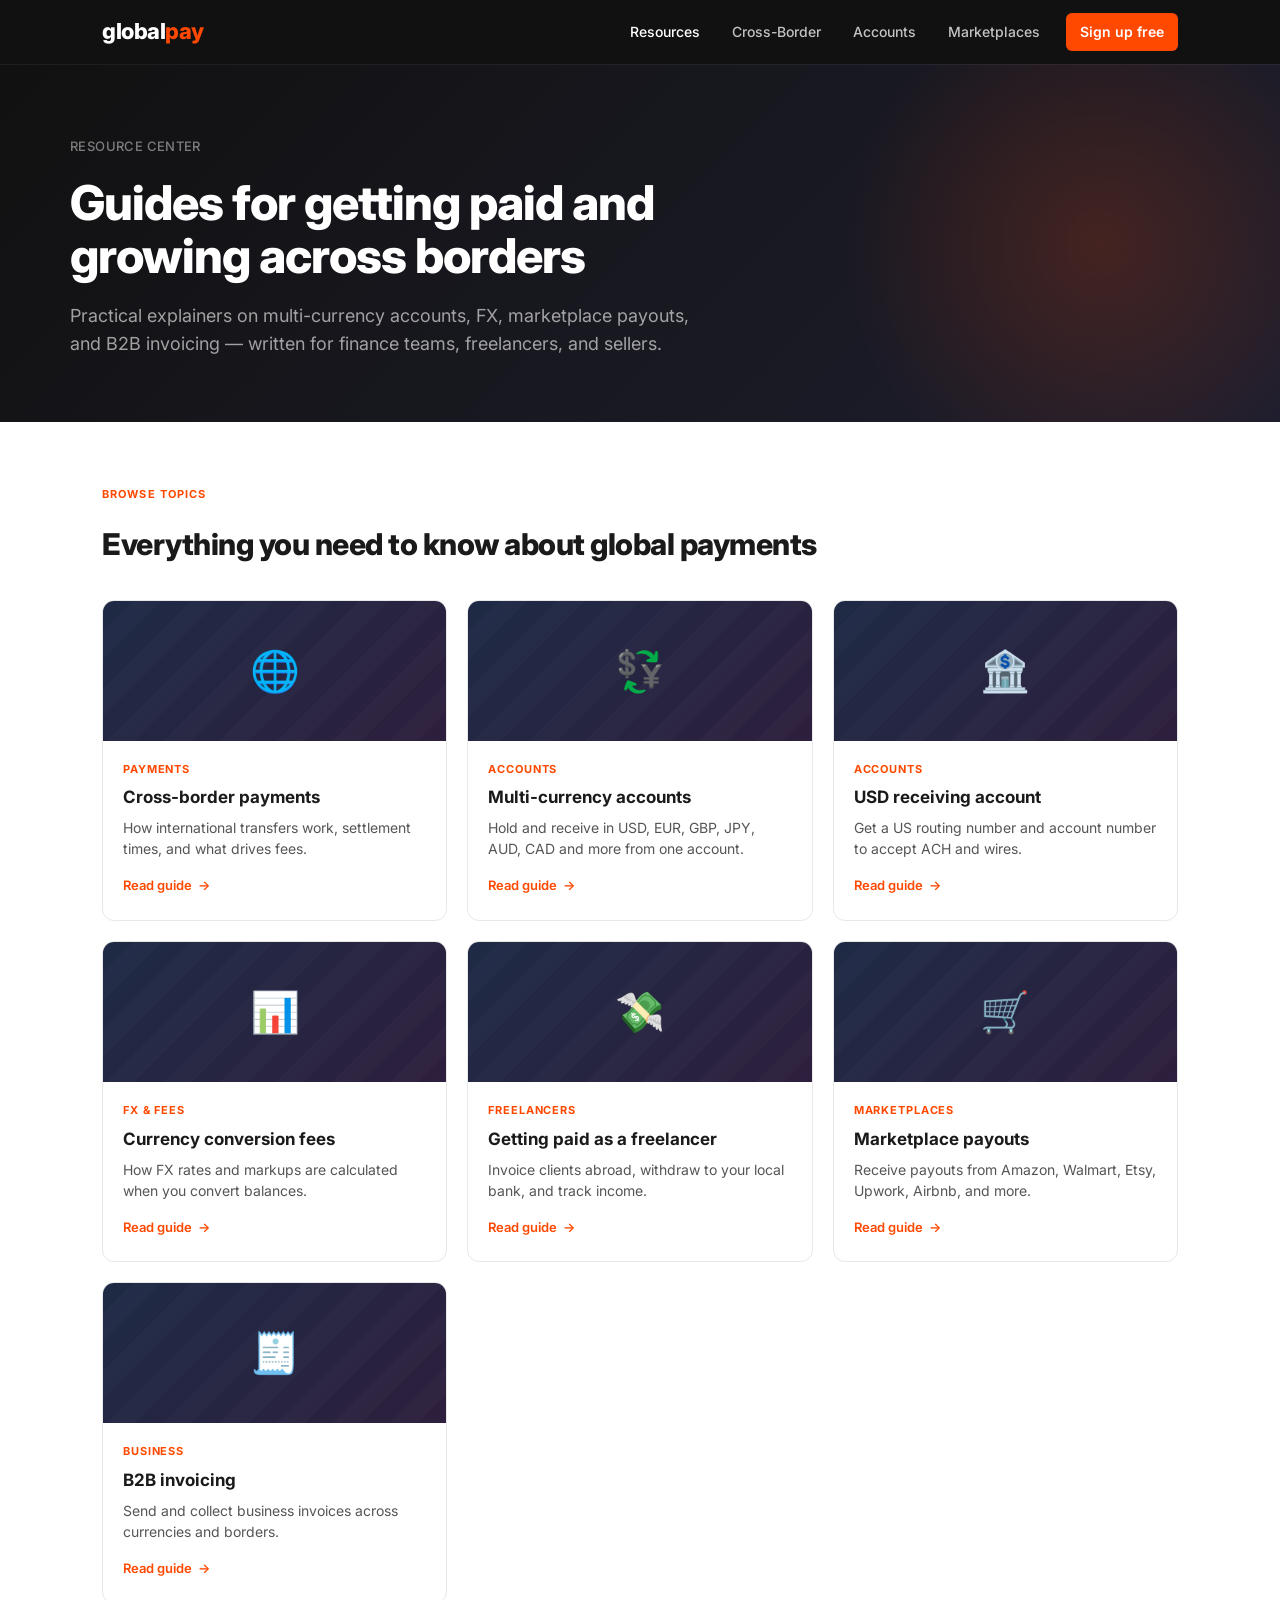
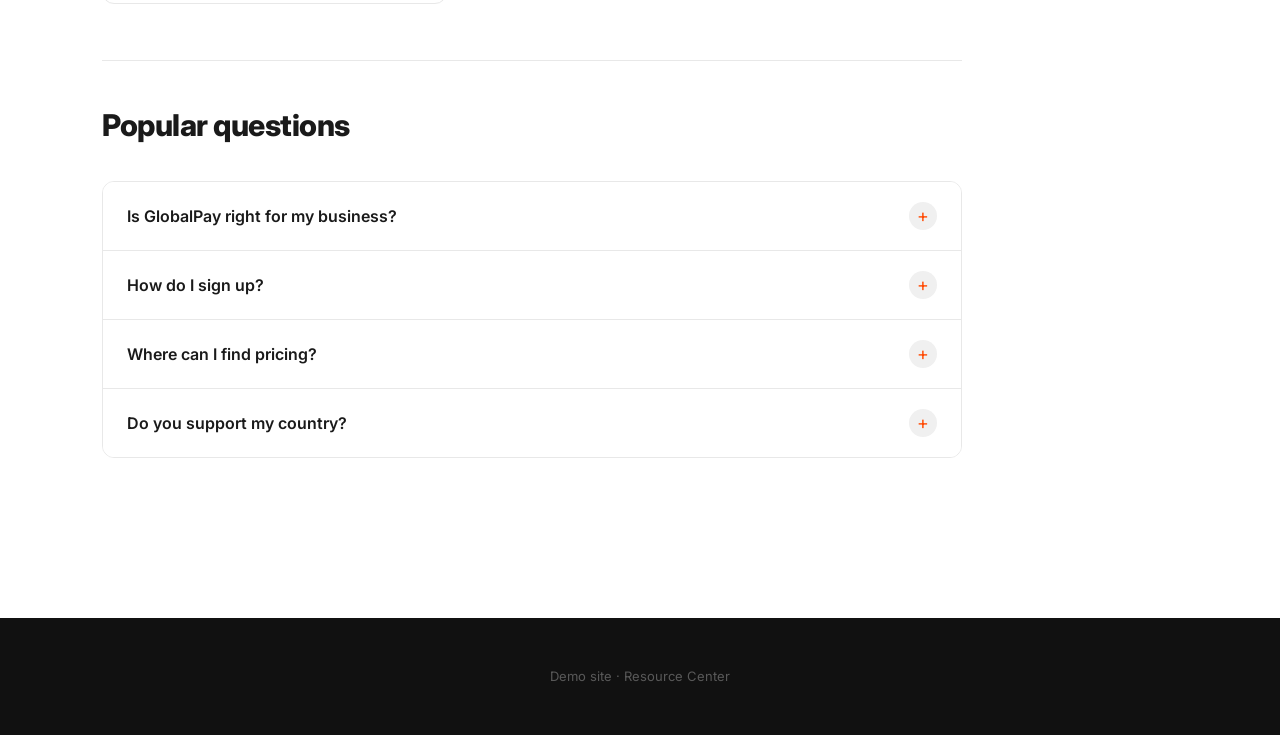
<file: index.html>
<!DOCTYPE html>
<html lang="en">
<head>
  <meta charset="UTF-8">
  <meta name="viewport" content="width=device-width, initial-scale=1.0">
  <title>Resource Center | GlobalPay</title>
  <meta name="description" content="Guides, explainers, and FAQs for global payments, multi-currency accounts, and cross-border business.">
  <link rel="stylesheet" href="styles.css">
</head>
<body>

  <header class="site-header">
    <div class="wrap">
      <a class="logo" href="index.html">global<span>pay</span></a>
      <nav>
        <a href="index.html" class="active">Resources</a>
        <a href="cross-border-payments.html">Cross-Border</a>
        <a href="multi-currency-accounts.html">Accounts</a>
        <a href="marketplace-payouts.html">Marketplaces</a>
        <a href="index.html" class="nav-cta">Sign up free</a>
      </nav>
    </div>
  </header>

  <section class="hero-hub">
    <div class="inner">
      <div class="crumb">Resource Center</div>
      <h1>Guides for getting paid and growing across borders</h1>
      <p class="lede">Practical explainers on multi-currency accounts, FX, marketplace payouts, and B2B invoicing — written for finance teams, freelancers, and sellers.</p>
    </div>
  </section>

  <section class="topics-section">
    <div class="section-label">Browse topics</div>
    <h2>Everything you need to know about global payments</h2>

    <div class="topic-grid">

      <a class="topic-card" href="cross-border-payments.html">
        <div class="card-thumb">🌐</div>
        <div class="card-body">
          <div class="card-tag">Payments</div>
          <h3>Cross-border payments</h3>
          <p>How international transfers work, settlement times, and what drives fees.</p>
          <div class="card-arrow">Read guide <span>→</span></div>
        </div>
      </a>

      <a class="topic-card" href="multi-currency-accounts.html">
        <div class="card-thumb">💱</div>
        <div class="card-body">
          <div class="card-tag">Accounts</div>
          <h3>Multi-currency accounts</h3>
          <p>Hold and receive in USD, EUR, GBP, JPY, AUD, CAD and more from one account.</p>
          <div class="card-arrow">Read guide <span>→</span></div>
        </div>
      </a>

      <a class="topic-card" href="usd-receiving-account.html">
        <div class="card-thumb">🏦</div>
        <div class="card-body">
          <div class="card-tag">Accounts</div>
          <h3>USD receiving account</h3>
          <p>Get a US routing number and account number to accept ACH and wires.</p>
          <div class="card-arrow">Read guide <span>→</span></div>
        </div>
      </a>

      <a class="topic-card" href="currency-conversion-fees.html">
        <div class="card-thumb">📊</div>
        <div class="card-body">
          <div class="card-tag">FX &amp; Fees</div>
          <h3>Currency conversion fees</h3>
          <p>How FX rates and markups are calculated when you convert balances.</p>
          <div class="card-arrow">Read guide <span>→</span></div>
        </div>
      </a>

      <a class="topic-card" href="freelancer-getting-paid.html">
        <div class="card-thumb">💸</div>
        <div class="card-body">
          <div class="card-tag">Freelancers</div>
          <h3>Getting paid as a freelancer</h3>
          <p>Invoice clients abroad, withdraw to your local bank, and track income.</p>
          <div class="card-arrow">Read guide <span>→</span></div>
        </div>
      </a>

      <a class="topic-card" href="marketplace-payouts.html">
        <div class="card-thumb">🛒</div>
        <div class="card-body">
          <div class="card-tag">Marketplaces</div>
          <h3>Marketplace payouts</h3>
          <p>Receive payouts from Amazon, Walmart, Etsy, Upwork, Airbnb, and more.</p>
          <div class="card-arrow">Read guide <span>→</span></div>
        </div>
      </a>

      <a class="topic-card" href="b2b-invoicing.html">
        <div class="card-thumb">🧾</div>
        <div class="card-body">
          <div class="card-tag">Business</div>
          <h3>B2B invoicing</h3>
          <p>Send and collect business invoices across currencies and borders.</p>
          <div class="card-arrow">Read guide <span>→</span></div>
        </div>
      </a>

    </div>

    <!-- Popular questions (hub page — no schema, mixed topics) -->
    <div class="faq-section" style="max-width:860px;">
      <h2>Popular questions</h2>
      <div data-block="faq-accordion" data-faq-schema="false">
        <div data-faq-item>
          <button class="faq-q">Is GlobalPay right for my business?</button>
          <div class="faq-a">Whether you're a freelancer, online seller, or growing enterprise, our solutions are designed to help you get paid and pay out globally. Talk to our team to learn more.</div>
        </div>
        <div data-faq-item>
          <button class="faq-q">How do I sign up?</button>
          <div class="faq-a">Visit our homepage to create an account in minutes.</div>
        </div>
        <div data-faq-item>
          <button class="faq-q">Where can I find pricing?</button>
          <div class="faq-a">Pricing varies by region and use case. See our pricing page or contact sales.</div>
        </div>
        <div data-faq-item>
          <button class="faq-q">Do you support my country?</button>
          <div class="faq-a">We serve customers in more than 190 countries. Check the signup flow for current coverage.</div>
        </div>
      </div>
    </div>

  </section>

  <footer class="site-footer">
    Demo site · Resource Center
  </footer>

  <script src="faq.js"></script>
</body>
</html>
</file>
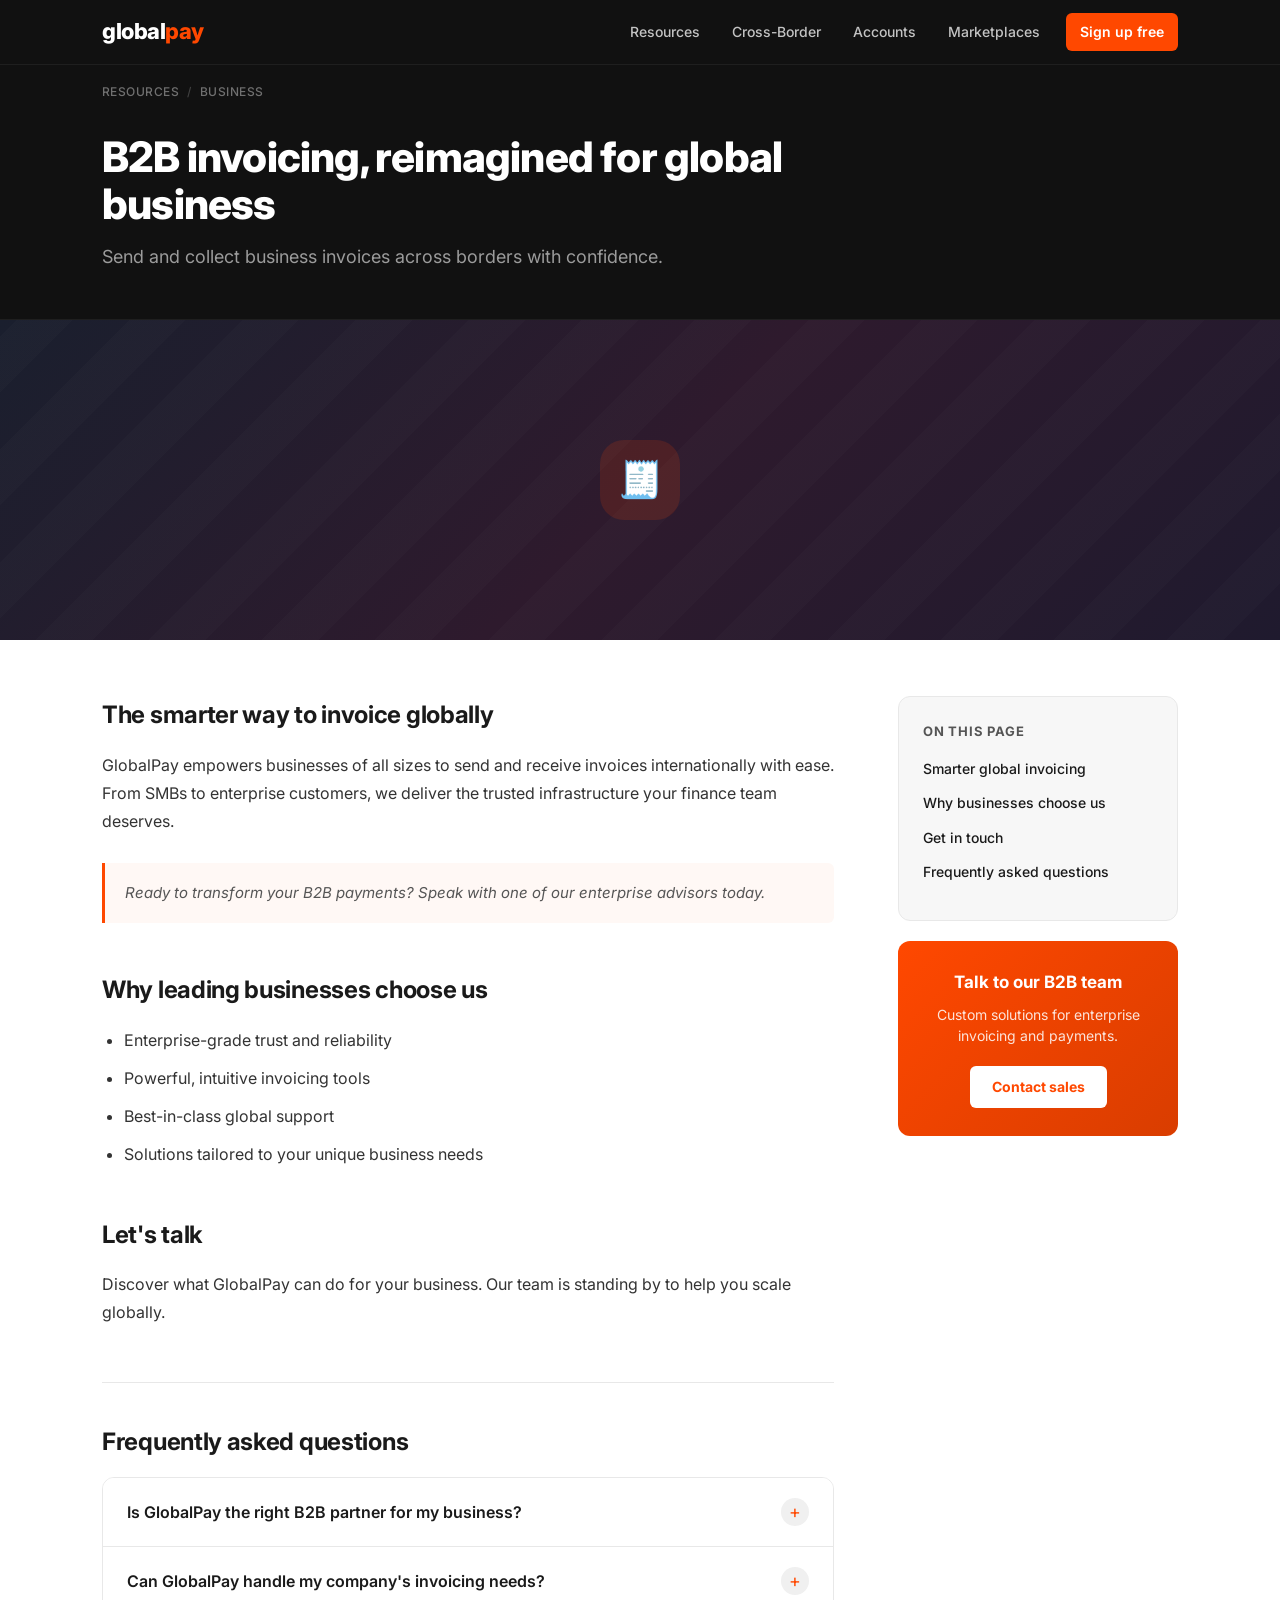
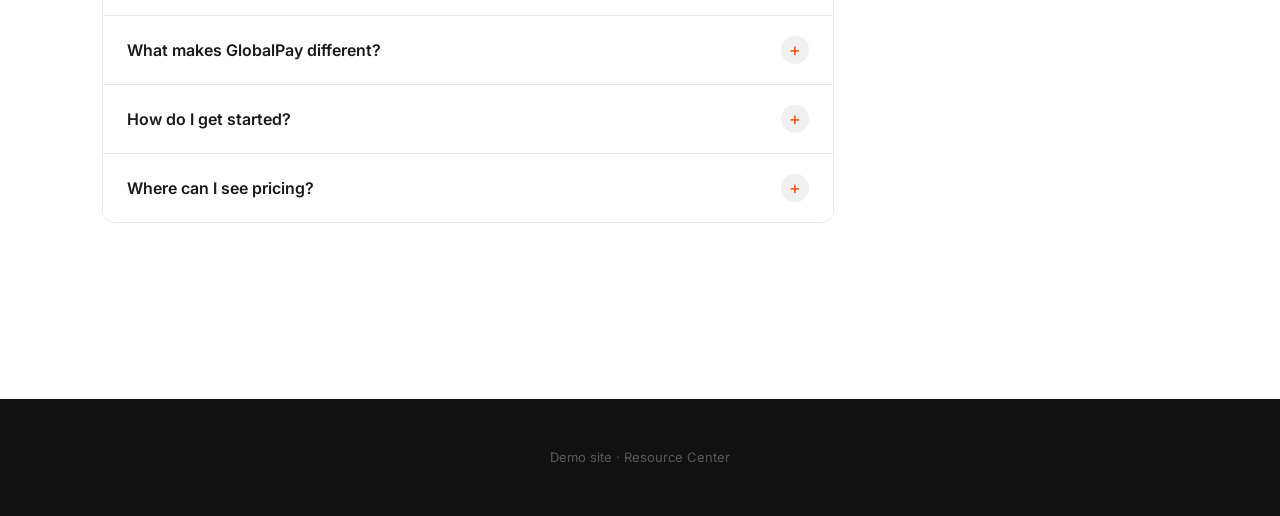
<file: b2b-invoicing.html>
<!DOCTYPE html>
<html lang="en">
<head>
  <meta charset="UTF-8">
  <meta name="viewport" content="width=device-width, initial-scale=1.0">
  <title>B2B Invoicing Across Borders | GlobalPay</title>
  <meta name="description" content="Send and collect international business invoices with GlobalPay.">
  <link rel="stylesheet" href="styles.css">
</head>
<body>

  <header class="site-header">
    <div class="wrap">
      <a class="logo" href="index.html">global<span>pay</span></a>
      <nav>
        <a href="index.html">Resources</a>
        <a href="cross-border-payments.html">Cross-Border</a>
        <a href="multi-currency-accounts.html">Accounts</a>
        <a href="marketplace-payouts.html">Marketplaces</a>
        <a href="index.html" class="nav-cta">Sign up free</a>
      </nav>
    </div>
  </header>

  <div class="hero-article">
    <div class="inner">
      <div class="meta-bar">
        <a href="index.html">Resources</a>
        <span class="sep">/</span>
        <span>Business</span>
      </div>
      <div class="headline-block">
        <h1>B2B invoicing, reimagined for global business</h1>
        <p class="lede">Send and collect business invoices across borders with confidence.</p>
      </div>
    </div>
  </div>
  <div class="hero-image-strip" style="background: linear-gradient(135deg, #1a1f2e 0%, #2e1a2d 50%, #1f1a2e 100%);">
    <div class="topic-icon">🧾</div>
  </div>

  <div class="article-layout">
    <article class="article-body">

      <h2>The smarter way to invoice globally</h2>
      <p>GlobalPay empowers businesses of all sizes to send and receive invoices internationally with ease. From SMBs to enterprise customers, we deliver the trusted infrastructure your finance team deserves.</p>

      <div class="callout">
        Ready to transform your B2B payments? Speak with one of our enterprise advisors today.
      </div>

      <h2>Why leading businesses choose us</h2>
      <ul>
        <li>Enterprise-grade trust and reliability</li>
        <li>Powerful, intuitive invoicing tools</li>
        <li>Best-in-class global support</li>
        <li>Solutions tailored to your unique business needs</li>
      </ul>

      <h2>Let's talk</h2>
      <p>Discover what GlobalPay can do for your business. Our team is standing by to help you scale globally.</p>

      <section class="faq-section">
        <h2>Frequently asked questions</h2>
        <div data-block="faq-accordion" data-faq-schema="false">
          <div data-faq-item>
            <button class="faq-q">Is GlobalPay the right B2B partner for my business?</button>
            <div class="faq-a">Absolutely. Whether you're an SMB or a growing enterprise, our solutions are designed with you in mind. Reach out to our team to discover the difference.</div>
          </div>
          <div data-faq-item>
            <button class="faq-q">Can GlobalPay handle my company's invoicing needs?</button>
            <div class="faq-a">We offer powerful, flexible tools for businesses of all sizes. Contact us to learn how we can tailor a solution for you.</div>
          </div>
          <div data-faq-item>
            <button class="faq-q">What makes GlobalPay different?</button>
            <div class="faq-a">Our combination of global reach, enterprise-grade infrastructure, and customer-first support is unmatched in the industry.</div>
          </div>
          <div data-faq-item>
            <button class="faq-q">How do I get started?</button>
            <div class="faq-a">Get in touch with our sales team — we'll guide you every step of the way.</div>
          </div>
          <div data-faq-item>
            <button class="faq-q">Where can I see pricing?</button>
            <div class="faq-a">Pricing is tailored to your business. Talk to sales for a custom quote.</div>
          </div>
        </div>
      </section>

    </article>

    <aside class="article-sidebar">
      <div class="sidebar-box">
        <h4>On this page</h4>
        <ul>
          <li><a href="#">Smarter global invoicing</a></li>
          <li><a href="#">Why businesses choose us</a></li>
          <li><a href="#">Get in touch</a></li>
          <li><a href="#">Frequently asked questions</a></li>
        </ul>
      </div>
      <div class="sidebar-cta">
        <h4>Talk to our B2B team</h4>
        <p>Custom solutions for enterprise invoicing and payments.</p>
        <a href="#" class="btn-white">Contact sales</a>
      </div>
    </aside>
  </div>

  <footer class="site-footer">
    Demo site · Resource Center
  </footer>

  <script src="faq.js"></script>
</body>
</html>
</file>
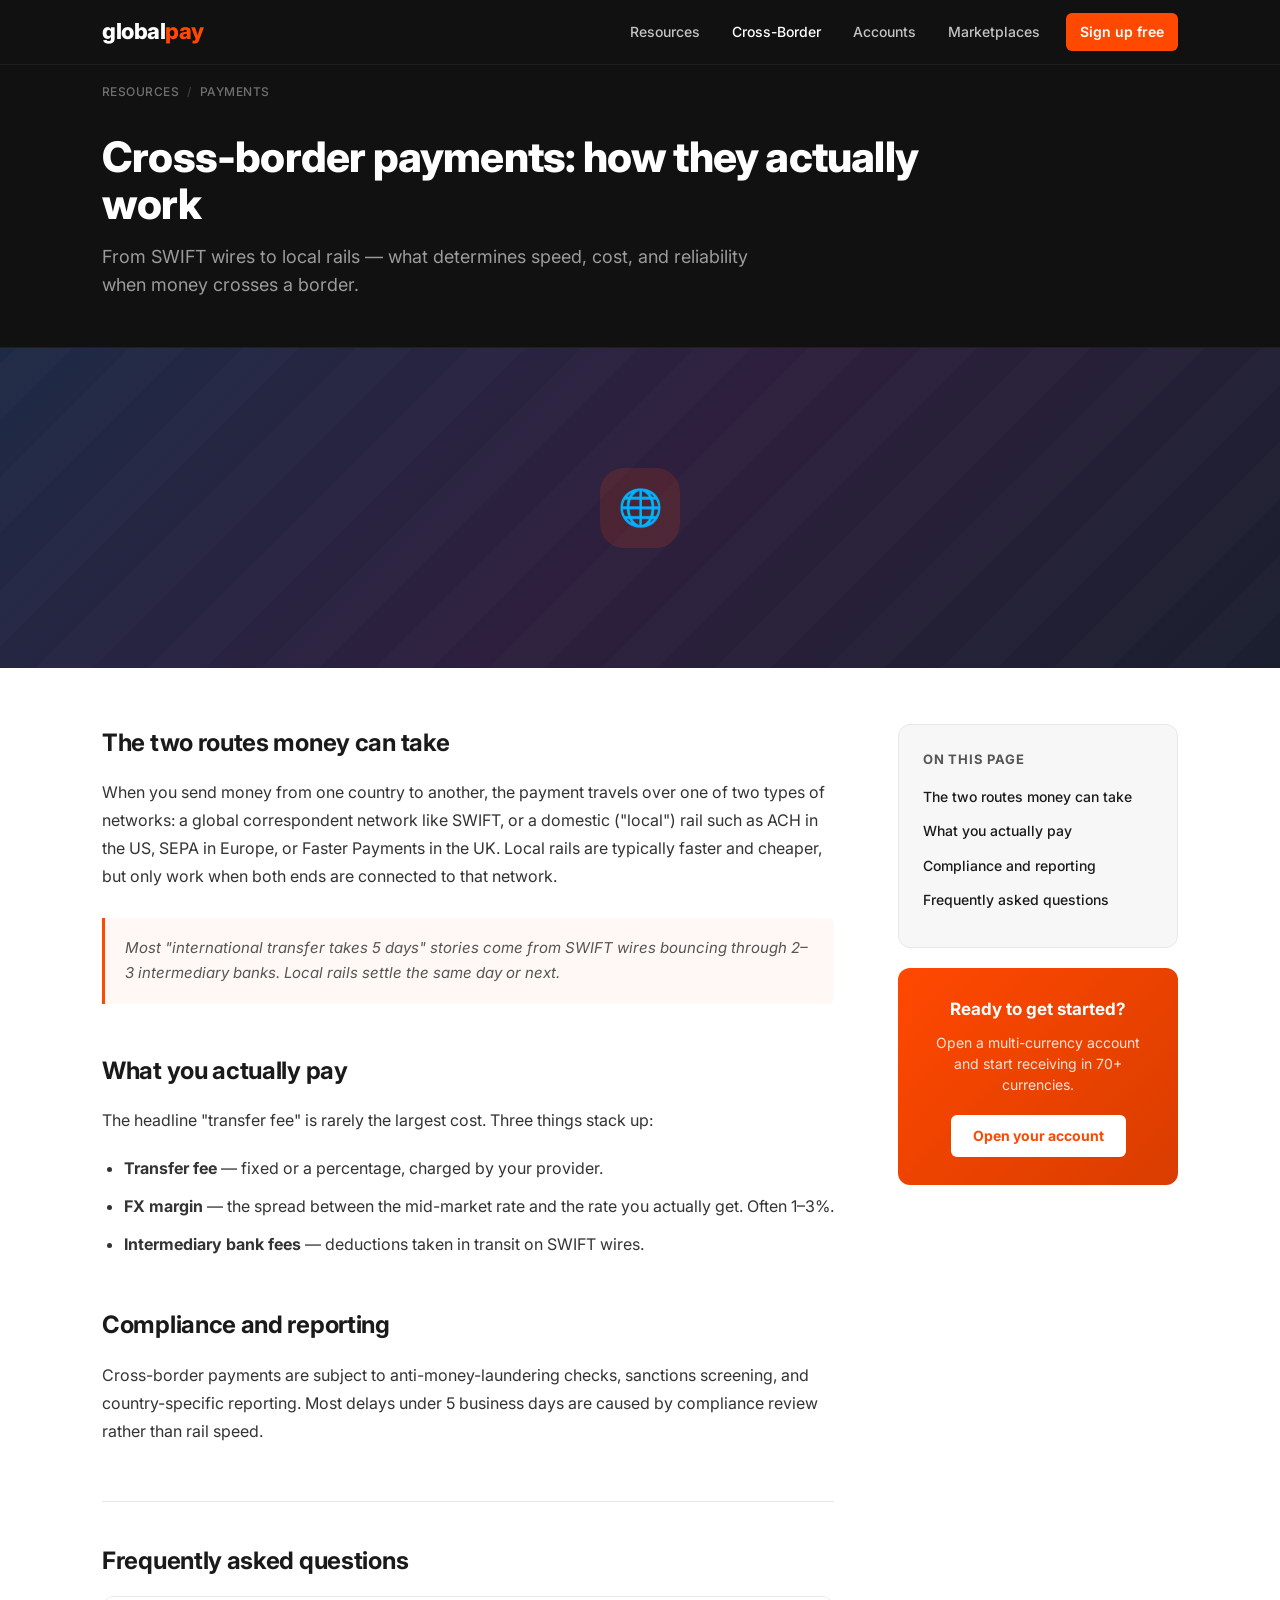
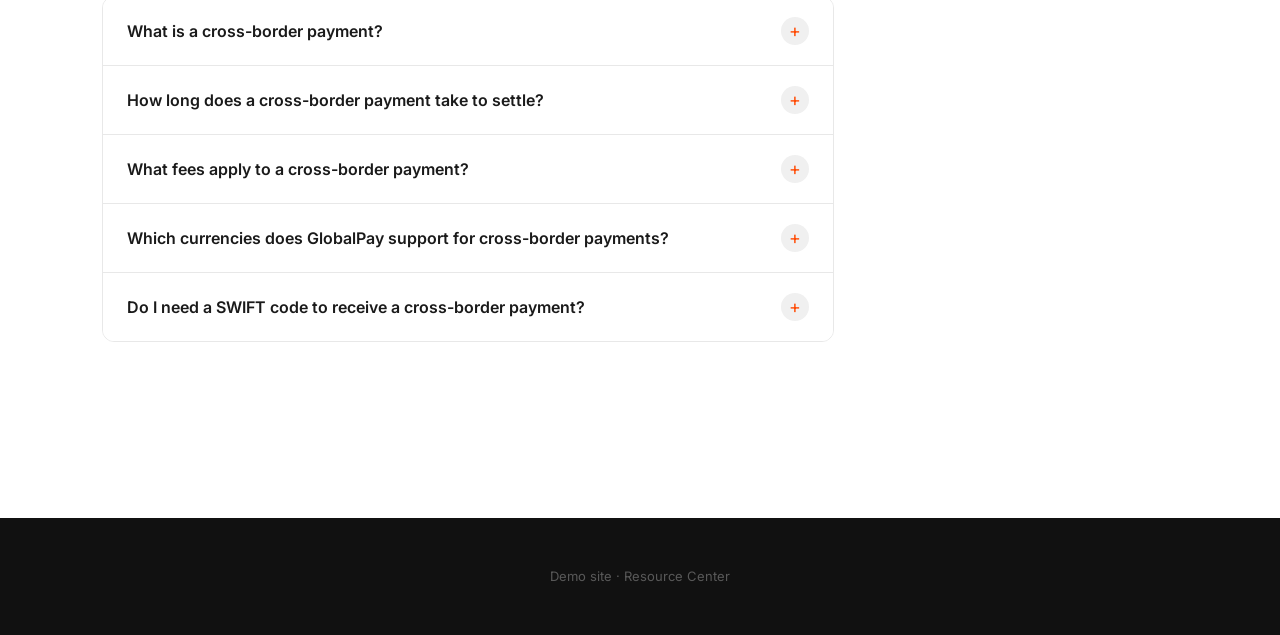
<file: cross-border-payments.html>
<!DOCTYPE html>
<html lang="en">
<head>
  <meta charset="UTF-8">
  <meta name="viewport" content="width=device-width, initial-scale=1.0">
  <title>Cross-Border Payments: How They Work | GlobalPay</title>
  <meta name="description" content="A practical guide to cross-border payments — settlement times, fees, FX, and compliance.">
  <link rel="stylesheet" href="styles.css">
  <script type="application/ld+json">
  {
    "@context": "https://schema.org",
    "@type": "FAQPage",
    "mainEntity": [
      {
        "@type": "Question",
        "name": "What is a cross-border payment?",
        "acceptedAnswer": {
          "@type": "Answer",
          "text": "A cross-border payment is a transfer of funds where the payer and the payee are in different countries. The transaction typically passes through correspondent banks or a payment network and may involve a currency conversion before it settles in the recipient's account."
        }
      },
      {
        "@type": "Question",
        "name": "How long does a cross-border payment take to settle?",
        "acceptedAnswer": {
          "@type": "Answer",
          "text": "Most cross-border payments settle within 1 to 3 business days. SWIFT wires can take up to 5 business days, while payments routed over local rails such as SEPA in Europe or ACH in the United States are usually faster and complete within 1 business day."
        }
      },
      {
        "@type": "Question",
        "name": "What fees apply to a cross-border payment?",
        "acceptedAnswer": {
          "@type": "Answer",
          "text": "Cross-border payments commonly carry three types of fees: a fixed or percentage transfer fee charged by the sending provider, a foreign exchange margin applied to the conversion rate, and intermediary or beneficiary bank fees deducted in transit."
        }
      },
      {
        "@type": "Question",
        "name": "Which currencies does GlobalPay support for cross-border payments?",
        "acceptedAnswer": {
          "@type": "Answer",
          "text": "GlobalPay supports sending and receiving in more than 70 currencies, including USD, EUR, GBP, JPY, CAD, AUD, CNY, HKD, SGD, AED, and MXN."
        }
      },
      {
        "@type": "Question",
        "name": "Do I need a SWIFT code to receive a cross-border payment?",
        "acceptedAnswer": {
          "@type": "Answer",
          "text": "A SWIFT/BIC code is required for international wire transfers. If the payment is routed over a local rail such as ACH, SEPA, or Faster Payments, you only need the local account details and a SWIFT code is not needed."
        }
      }
    ]
  }
  </script>
</head>
<body>

  <header class="site-header">
    <div class="wrap">
      <a class="logo" href="index.html">global<span>pay</span></a>
      <nav>
        <a href="index.html">Resources</a>
        <a href="cross-border-payments.html" class="active">Cross-Border</a>
        <a href="multi-currency-accounts.html">Accounts</a>
        <a href="marketplace-payouts.html">Marketplaces</a>
        <a href="index.html" class="nav-cta">Sign up free</a>
      </nav>
    </div>
  </header>

  <div class="hero-article">
    <div class="inner">
      <div class="meta-bar">
        <a href="index.html">Resources</a>
        <span class="sep">/</span>
        <span>Payments</span>
      </div>
      <div class="headline-block">
        <h1>Cross-border payments: how they actually work</h1>
        <p class="lede">From SWIFT wires to local rails — what determines speed, cost, and reliability when money crosses a border.</p>
      </div>
    </div>
  </div>
  <div class="hero-image-strip">
    <div class="topic-icon">🌐</div>
  </div>

  <div class="article-layout">
    <article class="article-body">

      <h2>The two routes money can take</h2>
      <p>When you send money from one country to another, the payment travels over one of two types of networks: a global correspondent network like SWIFT, or a domestic ("local") rail such as ACH in the US, SEPA in Europe, or Faster Payments in the UK. Local rails are typically faster and cheaper, but only work when both ends are connected to that network.</p>

      <div class="callout">
        Most "international transfer takes 5 days" stories come from SWIFT wires bouncing through 2–3 intermediary banks. Local rails settle the same day or next.
      </div>

      <h2>What you actually pay</h2>
      <p>The headline "transfer fee" is rarely the largest cost. Three things stack up:</p>
      <ul>
        <li><strong>Transfer fee</strong> — fixed or a percentage, charged by your provider.</li>
        <li><strong>FX margin</strong> — the spread between the mid-market rate and the rate you actually get. Often 1–3%.</li>
        <li><strong>Intermediary bank fees</strong> — deductions taken in transit on SWIFT wires.</li>
      </ul>

      <h2>Compliance and reporting</h2>
      <p>Cross-border payments are subject to anti-money-laundering checks, sanctions screening, and country-specific reporting. Most delays under 5 business days are caused by compliance review rather than rail speed.</p>

      <section class="faq-section">
        <h2>Frequently asked questions</h2>
        <div data-block="faq-accordion" data-faq-schema="true">
          <div data-faq-item>
            <button class="faq-q">What is a cross-border payment?</button>
            <div class="faq-a">A cross-border payment is a transfer of funds where the payer and the payee are in different countries. The transaction typically passes through correspondent banks or a payment network and may involve a currency conversion before it settles in the recipient's account.</div>
          </div>
          <div data-faq-item>
            <button class="faq-q">How long does a cross-border payment take to settle?</button>
            <div class="faq-a">Most cross-border payments settle within 1 to 3 business days. SWIFT wires can take up to 5 business days, while payments routed over local rails such as SEPA in Europe or ACH in the United States are usually faster and complete within 1 business day.</div>
          </div>
          <div data-faq-item>
            <button class="faq-q">What fees apply to a cross-border payment?</button>
            <div class="faq-a">Cross-border payments commonly carry three types of fees: a fixed or percentage transfer fee charged by the sending provider, a foreign exchange margin applied to the conversion rate, and intermediary or beneficiary bank fees deducted in transit.</div>
          </div>
          <div data-faq-item>
            <button class="faq-q">Which currencies does GlobalPay support for cross-border payments?</button>
            <div class="faq-a">GlobalPay supports sending and receiving in more than 70 currencies, including USD, EUR, GBP, JPY, CAD, AUD, CNY, HKD, SGD, AED, and MXN. The full list and availability depend on the sender and recipient country.</div>
          </div>
          <div data-faq-item>
            <button class="faq-q">Do I need a SWIFT code to receive a cross-border payment?</button>
            <div class="faq-a">A SWIFT/BIC code is required for international wire transfers. If the payment is routed over a local rail such as ACH, SEPA, or Faster Payments, you only need the local account details (routing number, IBAN, or sort code) and a SWIFT code is not needed.</div>
          </div>
        </div>
      </section>

    </article>

    <aside class="article-sidebar">
      <div class="sidebar-box">
        <h4>On this page</h4>
        <ul>
          <li><a href="#">The two routes money can take</a></li>
          <li><a href="#">What you actually pay</a></li>
          <li><a href="#">Compliance and reporting</a></li>
          <li><a href="#">Frequently asked questions</a></li>
        </ul>
      </div>
      <div class="sidebar-cta">
        <h4>Ready to get started?</h4>
        <p>Open a multi-currency account and start receiving in 70+ currencies.</p>
        <a href="#" class="btn-white">Open your account</a>
      </div>
    </aside>
  </div>

  <footer class="site-footer">
    Demo site · Resource Center
  </footer>

  <script src="faq.js"></script>
</body>
</html>
</file>
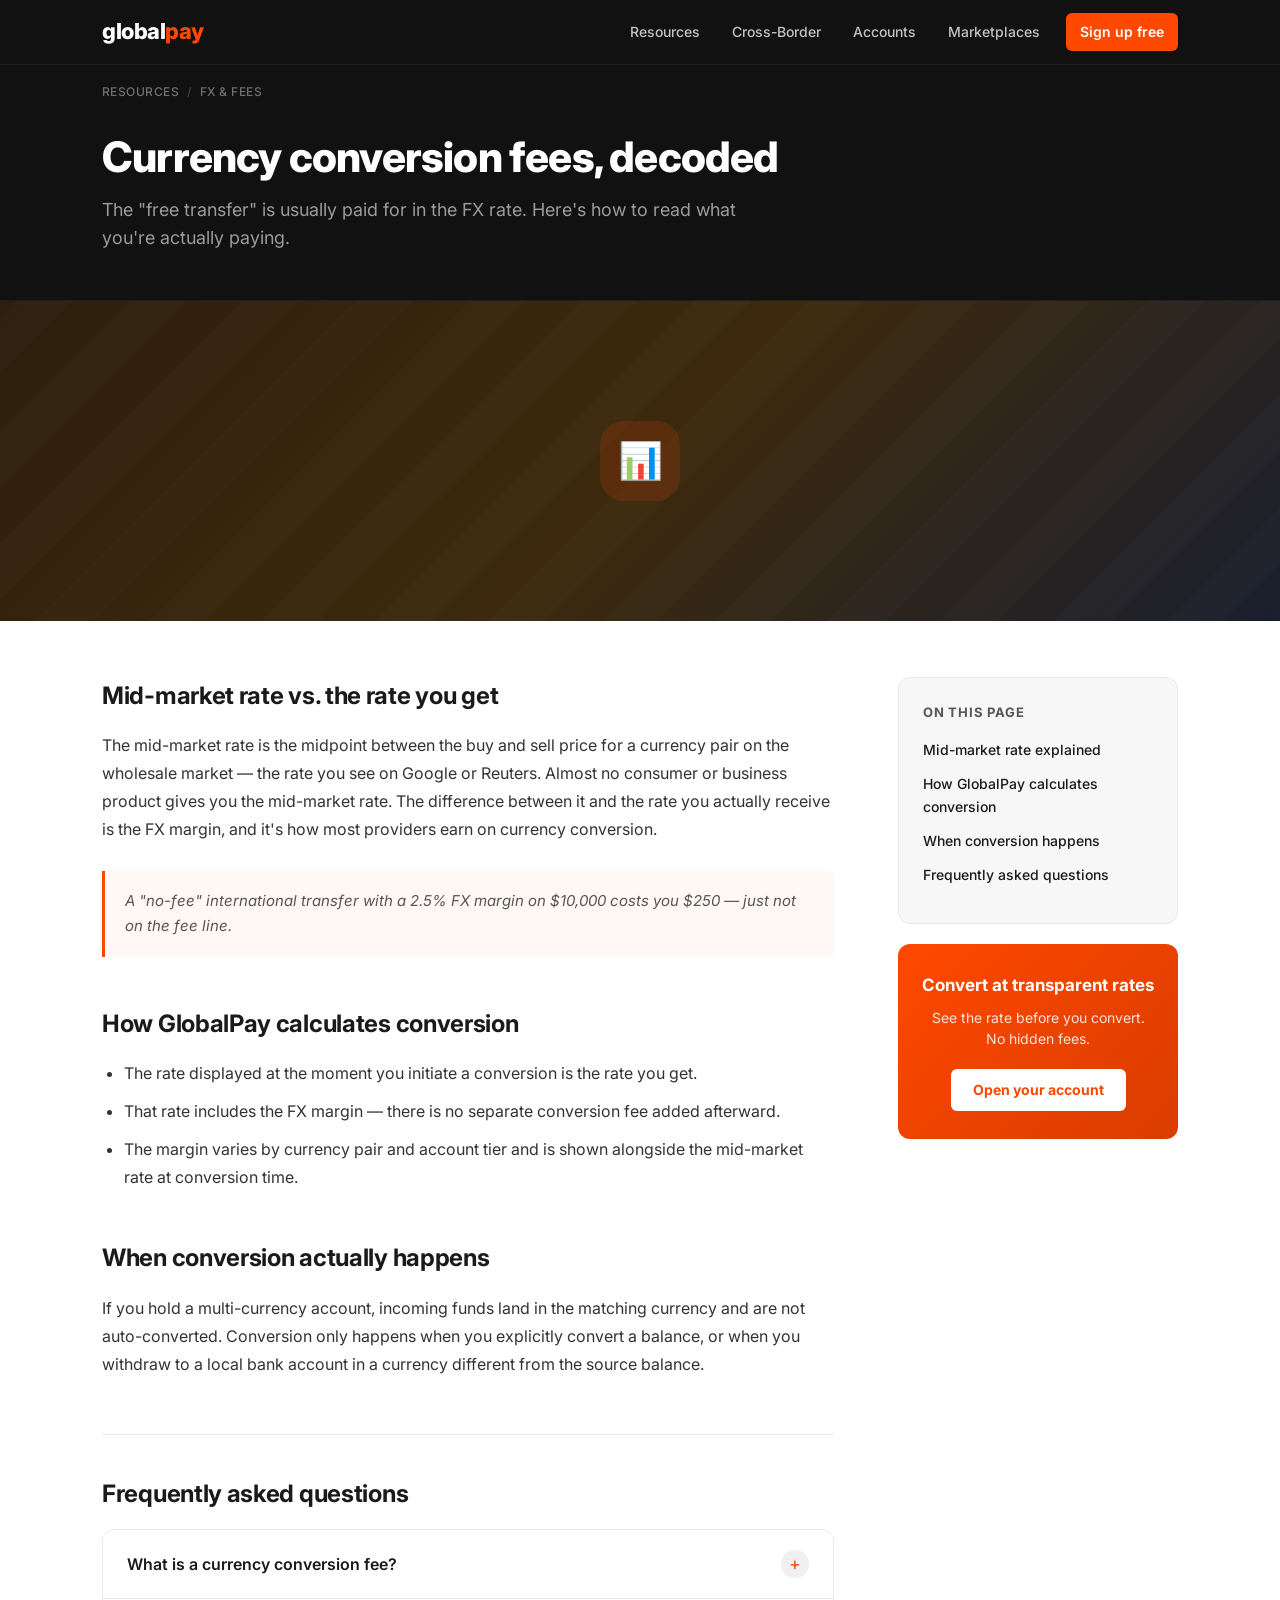
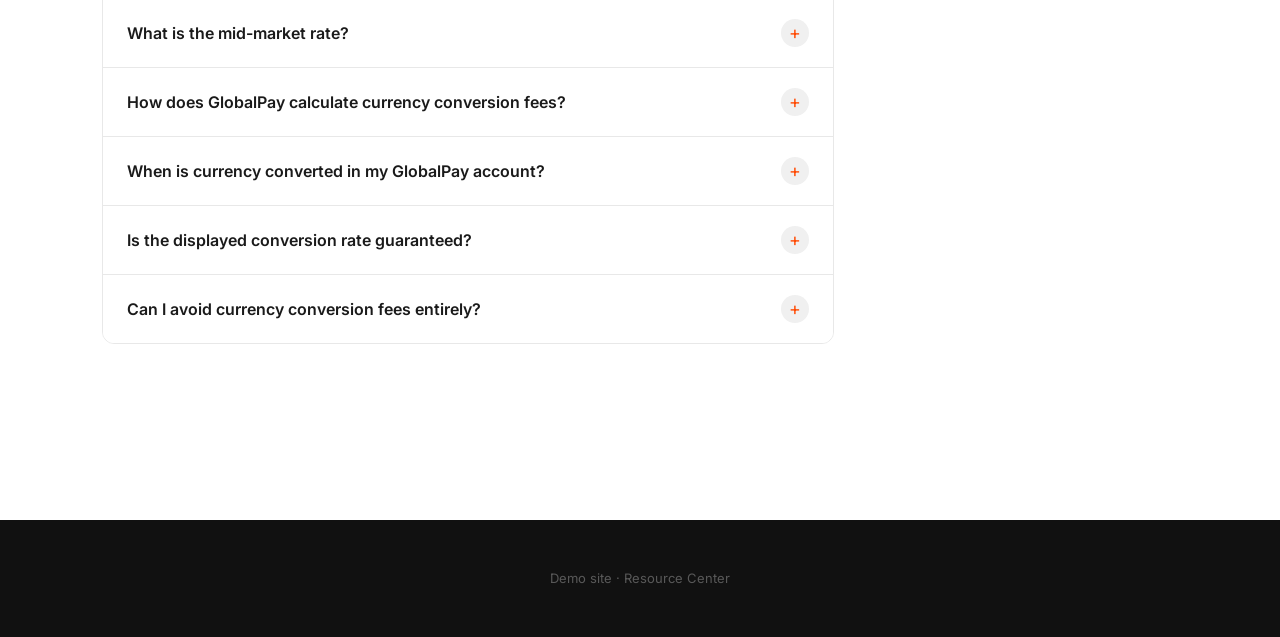
<file: currency-conversion-fees.html>
<!DOCTYPE html>
<html lang="en">
<head>
  <meta charset="UTF-8">
  <meta name="viewport" content="width=device-width, initial-scale=1.0">
  <title>Currency Conversion Fees: How FX Markups Work | GlobalPay</title>
  <meta name="description" content="Understand mid-market rates, FX margin, and when currency conversion actually happens on your account.">
  <link rel="stylesheet" href="styles.css">
<script type="application/ld+json">
{
  "@context": "https://schema.org",
  "@type": "FAQPage",
  "mainEntity": [
    {
      "@type": "Question",
      "name": "What is a currency conversion fee?",
      "acceptedAnswer": {
        "@type": "Answer",
        "text": "A currency conversion fee is the cost charged to exchange funds from one currency to another. It can take the form of a flat fee, a percentage of the converted amount, or a margin built into the exchange rate you receive."
      }
    },
    {
      "@type": "Question",
      "name": "What is the mid-market rate?",
      "acceptedAnswer": {
        "@type": "Answer",
        "text": "The mid-market rate is the midpoint between the buy and sell prices of a currency pair on the wholesale foreign exchange market. It is the rate displayed on Google, Reuters, and XE, and is the benchmark against which providers' rates are compared."
      }
    },
    {
      "@type": "Question",
      "name": "How does GlobalPay calculate currency conversion fees?",
      "acceptedAnswer": {
        "@type": "Answer",
        "text": "GlobalPay's conversion fee is built into the exchange rate shown at the time of conversion. The rate includes a margin over the mid-market rate that varies by currency pair and account type, and no additional conversion fee is added on top."
      }
    },
    {
      "@type": "Question",
      "name": "When is currency converted in my GlobalPay account?",
      "acceptedAnswer": {
        "@type": "Answer",
        "text": "If you hold a multi-currency GlobalPay account, incoming funds settle in the original currency and are not converted automatically. Conversion happens only when you initiate one manually, or when you withdraw to a local bank in a currency that differs from the source balance."
      }
    },
    {
      "@type": "Question",
      "name": "Is the displayed conversion rate guaranteed?",
      "acceptedAnswer": {
        "@type": "Answer",
        "text": "The exchange rate shown in your GlobalPay dashboard at the moment you confirm a conversion is the rate that will be applied to that transaction. Rates fluctuate continuously based on market conditions and are refreshed in the dashboard."
      }
    },
    {
      "@type": "Question",
      "name": "Can I avoid currency conversion fees entirely?",
      "acceptedAnswer": {
        "@type": "Answer",
        "text": "You can avoid conversion fees by keeping funds in the original currency, paying suppliers in that currency, or withdrawing to a local bank account denominated in the same currency. Conversion fees apply only when an actual currency exchange takes place."
      }
    }
  ]
}
</script>
</head>
<body>

  <header class="site-header">
    <div class="wrap">
      <a class="logo" href="index.html">global<span>pay</span></a>
      <nav>
        <a href="index.html">Resources</a>
        <a href="cross-border-payments.html">Cross-Border</a>
        <a href="multi-currency-accounts.html">Accounts</a>
        <a href="marketplace-payouts.html">Marketplaces</a>
        <a href="index.html" class="nav-cta">Sign up free</a>
      </nav>
    </div>
  </header>

  <div class="hero-article">
    <div class="inner">
      <div class="meta-bar">
        <a href="index.html">Resources</a>
        <span class="sep">/</span>
        <span>FX &amp; Fees</span>
      </div>
      <div class="headline-block">
        <h1>Currency conversion fees, decoded</h1>
        <p class="lede">The "free transfer" is usually paid for in the FX rate. Here's how to read what you're actually paying.</p>
      </div>
    </div>
  </div>
  <div class="hero-image-strip" style="background: linear-gradient(135deg, #2d1f0d 0%, #3d2a0d 50%, #1a1f2e 100%);">
    <div class="topic-icon">📊</div>
  </div>

  <div class="article-layout">
    <article class="article-body">

      <h2>Mid-market rate vs. the rate you get</h2>
      <p>The mid-market rate is the midpoint between the buy and sell price for a currency pair on the wholesale market — the rate you see on Google or Reuters. Almost no consumer or business product gives you the mid-market rate. The difference between it and the rate you actually receive is the FX margin, and it's how most providers earn on currency conversion.</p>

      <div class="callout">
        A "no-fee" international transfer with a 2.5% FX margin on $10,000 costs you $250 — just not on the fee line.
      </div>

      <h2>How GlobalPay calculates conversion</h2>
      <ul>
        <li>The rate displayed at the moment you initiate a conversion is the rate you get.</li>
        <li>That rate includes the FX margin — there is no separate conversion fee added afterward.</li>
        <li>The margin varies by currency pair and account tier and is shown alongside the mid-market rate at conversion time.</li>
      </ul>

      <h2>When conversion actually happens</h2>
      <p>If you hold a multi-currency account, incoming funds land in the matching currency and are not auto-converted. Conversion only happens when you explicitly convert a balance, or when you withdraw to a local bank account in a currency different from the source balance.</p>

      <section class="faq-section">
        <h2>Frequently asked questions</h2>
        <div data-block="faq-accordion" data-faq-schema="true">
          <div data-faq-item>
            <button class="faq-q">What is a currency conversion fee?</button>
            <div class="faq-a">A currency conversion fee is the cost charged to exchange funds from one currency to another. It can take the form of a flat fee, a percentage of the converted amount, or a margin built into the exchange rate you receive.</div>
          </div>
          <div data-faq-item>
            <button class="faq-q">What is the mid-market rate?</button>
            <div class="faq-a">The mid-market rate is the midpoint between the buy and sell prices of a currency pair on the wholesale foreign exchange market. It is the rate displayed on Google, Reuters, and XE, and is the benchmark against which providers' rates are compared.</div>
          </div>
          <div data-faq-item>
            <button class="faq-q">How does GlobalPay calculate currency conversion fees?</button>
            <div class="faq-a">GlobalPay's conversion fee is built into the exchange rate shown at the time of conversion. The rate includes a margin over the mid-market rate that varies by currency pair and account type, and no additional conversion fee is added on top.</div>
          </div>
          <div data-faq-item>
            <button class="faq-q">When is currency converted in my GlobalPay account?</button>
            <div class="faq-a">If you hold a multi-currency GlobalPay account, incoming funds settle in the original currency and are not converted automatically. Conversion happens only when you initiate one manually, or when you withdraw to a local bank in a currency that differs from the source balance.</div>
          </div>
          <div data-faq-item>
            <button class="faq-q">Is the displayed conversion rate guaranteed?</button>
            <div class="faq-a">The exchange rate shown in your GlobalPay dashboard at the moment you confirm a conversion is the rate that will be applied to that transaction. Rates fluctuate continuously based on market conditions and are refreshed in the dashboard.</div>
          </div>
          <div data-faq-item>
            <button class="faq-q">Can I avoid currency conversion fees entirely?</button>
            <div class="faq-a">You can avoid conversion fees by keeping funds in the original currency, paying suppliers in that currency, or withdrawing to a local bank account denominated in the same currency. Conversion fees apply only when an actual currency exchange takes place.</div>
          </div>
        </div>
      </section>

    </article>

    <aside class="article-sidebar">
      <div class="sidebar-box">
        <h4>On this page</h4>
        <ul>
          <li><a href="#">Mid-market rate explained</a></li>
          <li><a href="#">How GlobalPay calculates conversion</a></li>
          <li><a href="#">When conversion happens</a></li>
          <li><a href="#">Frequently asked questions</a></li>
        </ul>
      </div>
      <div class="sidebar-cta">
        <h4>Convert at transparent rates</h4>
        <p>See the rate before you convert. No hidden fees.</p>
        <a href="#" class="btn-white">Open your account</a>
      </div>
    </aside>
  </div>

  <footer class="site-footer">
    Demo site · Resource Center
  </footer>

  <script src="faq.js"></script>
</body>
</html>
</file>
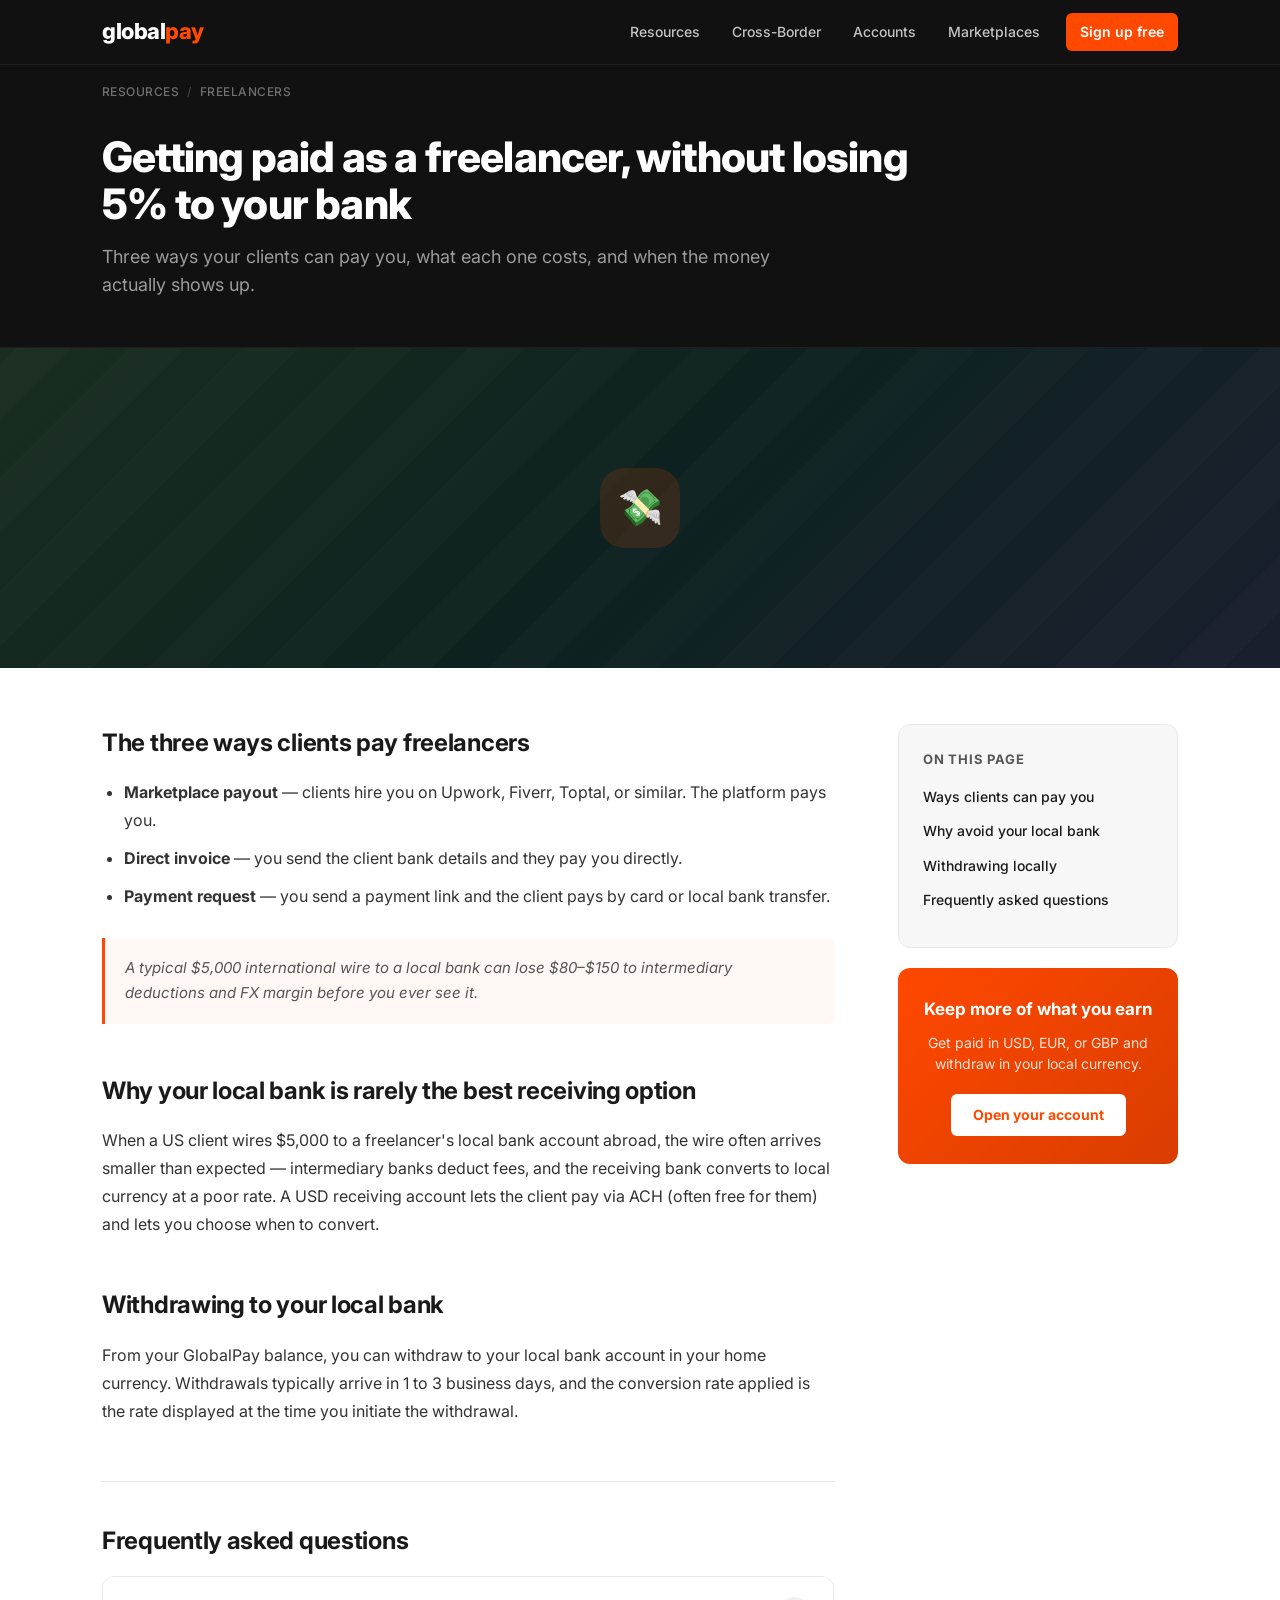
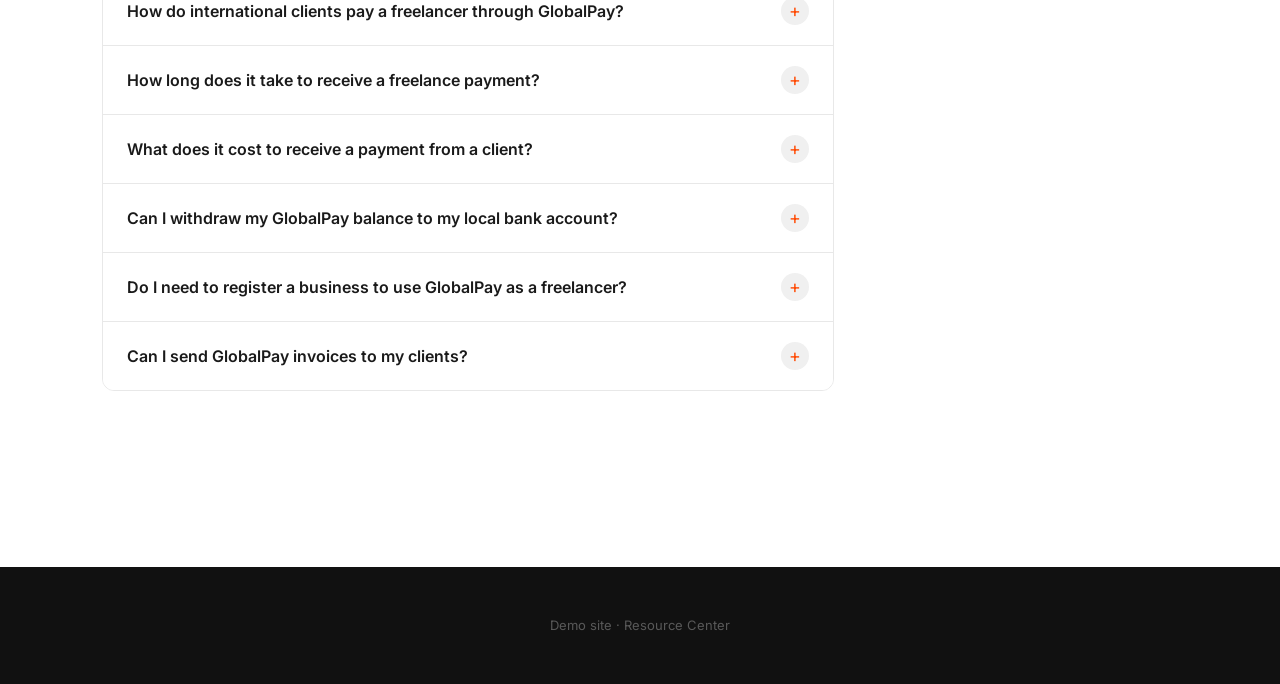
<file: freelancer-getting-paid.html>
<!DOCTYPE html>
<html lang="en">
<head>
  <meta charset="UTF-8">
  <meta name="viewport" content="width=device-width, initial-scale=1.0">
  <title>Getting Paid as a Freelancer | GlobalPay</title>
  <meta name="description" content="How freelancers invoice international clients, get paid, and withdraw funds locally.">
  <link rel="stylesheet" href="styles.css">
<script type="application/ld+json">
{
  "@context": "https://schema.org",
  "@type": "FAQPage",
  "mainEntity": [
    {
      "@type": "Question",
      "name": "How do international clients pay a freelancer through GlobalPay?",
      "acceptedAnswer": {
        "@type": "Answer",
        "text": "International clients can pay a freelancer through GlobalPay in three main ways: by sending a direct bank transfer to the freelancer's USD, EUR, or GBP receiving account; by paying a GlobalPay payment request via card or local bank transfer; or by sending funds from their own GlobalPay account."
      }
    },
    {
      "@type": "Question",
      "name": "How long does it take to receive a freelance payment?",
      "acceptedAnswer": {
        "@type": "Answer",
        "text": "Bank transfers to a GlobalPay receiving account typically arrive within 1 to 3 business days. Payment requests paid by card are credited within 2 hours. Marketplace payouts follow each marketplace's own schedule, usually between 1 and 5 business days."
      }
    },
    {
      "@type": "Question",
      "name": "What does it cost to receive a payment from a client?",
      "acceptedAnswer": {
        "@type": "Answer",
        "text": "Bank transfers to a GlobalPay USD, EUR, or GBP receiving account from another business are received with no fee. Payment requests paid by card carry a processing fee of 3 percent for USD payments and 3.99 percent for non-USD payments, charged to the freelancer."
      }
    },
    {
      "@type": "Question",
      "name": "Can I withdraw my GlobalPay balance to my local bank account?",
      "acceptedAnswer": {
        "@type": "Answer",
        "text": "Yes. You can withdraw from your GlobalPay balance to a local bank account in your home country. Withdrawals are typically credited within 1 to 3 business days. If the withdrawal currency differs from your balance currency, conversion is applied at the rate shown at the time of withdrawal."
      }
    },
    {
      "@type": "Question",
      "name": "Do I need to register a business to use GlobalPay as a freelancer?",
      "acceptedAnswer": {
        "@type": "Answer",
        "text": "No. Individual freelancers can open a personal GlobalPay account in their own name without registering a business. Verification requires a government-issued ID, and additional documentation may be requested for high-volume accounts or in specific countries."
      }
    },
    {
      "@type": "Question",
      "name": "Can I send GlobalPay invoices to my clients?",
      "acceptedAnswer": {
        "@type": "Answer",
        "text": "Yes. GlobalPay's billing service lets freelancers create and send invoices directly from the dashboard. Clients can pay the invoice by card or bank transfer, and the funds settle into the freelancer's GlobalPay balance."
      }
    }
  ]
}
</script>
</head>
<body>

  <header class="site-header">
    <div class="wrap">
      <a class="logo" href="index.html">global<span>pay</span></a>
      <nav>
        <a href="index.html">Resources</a>
        <a href="cross-border-payments.html">Cross-Border</a>
        <a href="multi-currency-accounts.html">Accounts</a>
        <a href="marketplace-payouts.html">Marketplaces</a>
        <a href="index.html" class="nav-cta">Sign up free</a>
      </nav>
    </div>
  </header>

  <div class="hero-article">
    <div class="inner">
      <div class="meta-bar">
        <a href="index.html">Resources</a>
        <span class="sep">/</span>
        <span>Freelancers</span>
      </div>
      <div class="headline-block">
        <h1>Getting paid as a freelancer, without losing 5% to your bank</h1>
        <p class="lede">Three ways your clients can pay you, what each one costs, and when the money actually shows up.</p>
      </div>
    </div>
  </div>
  <div class="hero-image-strip" style="background: linear-gradient(135deg, #1a2d1f 0%, #0d2220 50%, #1a1f2e 100%);">
    <div class="topic-icon">💸</div>
  </div>

  <div class="article-layout">
    <article class="article-body">

      <h2>The three ways clients pay freelancers</h2>
      <ul>
        <li><strong>Marketplace payout</strong> — clients hire you on Upwork, Fiverr, Toptal, or similar. The platform pays you.</li>
        <li><strong>Direct invoice</strong> — you send the client bank details and they pay you directly.</li>
        <li><strong>Payment request</strong> — you send a payment link and the client pays by card or local bank transfer.</li>
      </ul>

      <div class="callout">
        A typical $5,000 international wire to a local bank can lose $80–$150 to intermediary deductions and FX margin before you ever see it.
      </div>

      <h2>Why your local bank is rarely the best receiving option</h2>
      <p>When a US client wires $5,000 to a freelancer's local bank account abroad, the wire often arrives smaller than expected — intermediary banks deduct fees, and the receiving bank converts to local currency at a poor rate. A USD receiving account lets the client pay via ACH (often free for them) and lets you choose when to convert.</p>

      <h2>Withdrawing to your local bank</h2>
      <p>From your GlobalPay balance, you can withdraw to your local bank account in your home currency. Withdrawals typically arrive in 1 to 3 business days, and the conversion rate applied is the rate displayed at the time you initiate the withdrawal.</p>

      <section class="faq-section">
        <h2>Frequently asked questions</h2>
        <div data-block="faq-accordion" data-faq-schema="true">
          <div data-faq-item>
            <button class="faq-q">How do international clients pay a freelancer through GlobalPay?</button>
            <div class="faq-a">International clients can pay a freelancer through GlobalPay in three main ways: by sending a direct bank transfer to the freelancer's USD, EUR, or GBP receiving account; by paying a GlobalPay payment request via card or local bank transfer; or by sending funds from their own GlobalPay account.</div>
          </div>
          <div data-faq-item>
            <button class="faq-q">How long does it take to receive a freelance payment?</button>
            <div class="faq-a">Bank transfers to a GlobalPay receiving account typically arrive within 1 to 3 business days. Payment requests paid by card are credited within 2 hours. Marketplace payouts follow each marketplace's own schedule, usually between 1 and 5 business days.</div>
          </div>
          <div data-faq-item>
            <button class="faq-q">What does it cost to receive a payment from a client?</button>
            <div class="faq-a">Bank transfers to a GlobalPay USD, EUR, or GBP receiving account from another business are received with no fee. Payment requests paid by card carry a processing fee of 3 percent for USD payments and 3.99 percent for non-USD payments, charged to the freelancer.</div>
          </div>
          <div data-faq-item>
            <button class="faq-q">Can I withdraw my GlobalPay balance to my local bank account?</button>
            <div class="faq-a">Yes. You can withdraw from your GlobalPay balance to a local bank account in your home country. Withdrawals are typically credited within 1 to 3 business days. If the withdrawal currency differs from your balance currency, conversion is applied at the rate shown at the time of withdrawal.</div>
          </div>
          <div data-faq-item>
            <button class="faq-q">Do I need to register a business to use GlobalPay as a freelancer?</button>
            <div class="faq-a">No. Individual freelancers can open a personal GlobalPay account in their own name without registering a business. Verification requires a government-issued ID, and additional documentation may be requested for high-volume accounts or in specific countries.</div>
          </div>
          <div data-faq-item>
            <button class="faq-q">Can I send GlobalPay invoices to my clients?</button>
            <div class="faq-a">Yes. GlobalPay's billing service lets freelancers create and send invoices directly from the dashboard. Clients can pay the invoice by card or bank transfer, and the funds settle into the freelancer's GlobalPay balance.</div>
          </div>
        </div>
      </section>

    </article>

    <aside class="article-sidebar">
      <div class="sidebar-box">
        <h4>On this page</h4>
        <ul>
          <li><a href="#">Ways clients can pay you</a></li>
          <li><a href="#">Why avoid your local bank</a></li>
          <li><a href="#">Withdrawing locally</a></li>
          <li><a href="#">Frequently asked questions</a></li>
        </ul>
      </div>
      <div class="sidebar-cta">
        <h4>Keep more of what you earn</h4>
        <p>Get paid in USD, EUR, or GBP and withdraw in your local currency.</p>
        <a href="#" class="btn-white">Open your account</a>
      </div>
    </aside>
  </div>

  <footer class="site-footer">
    Demo site · Resource Center
  </footer>

  <script src="faq.js"></script>
</body>
</html>
</file>
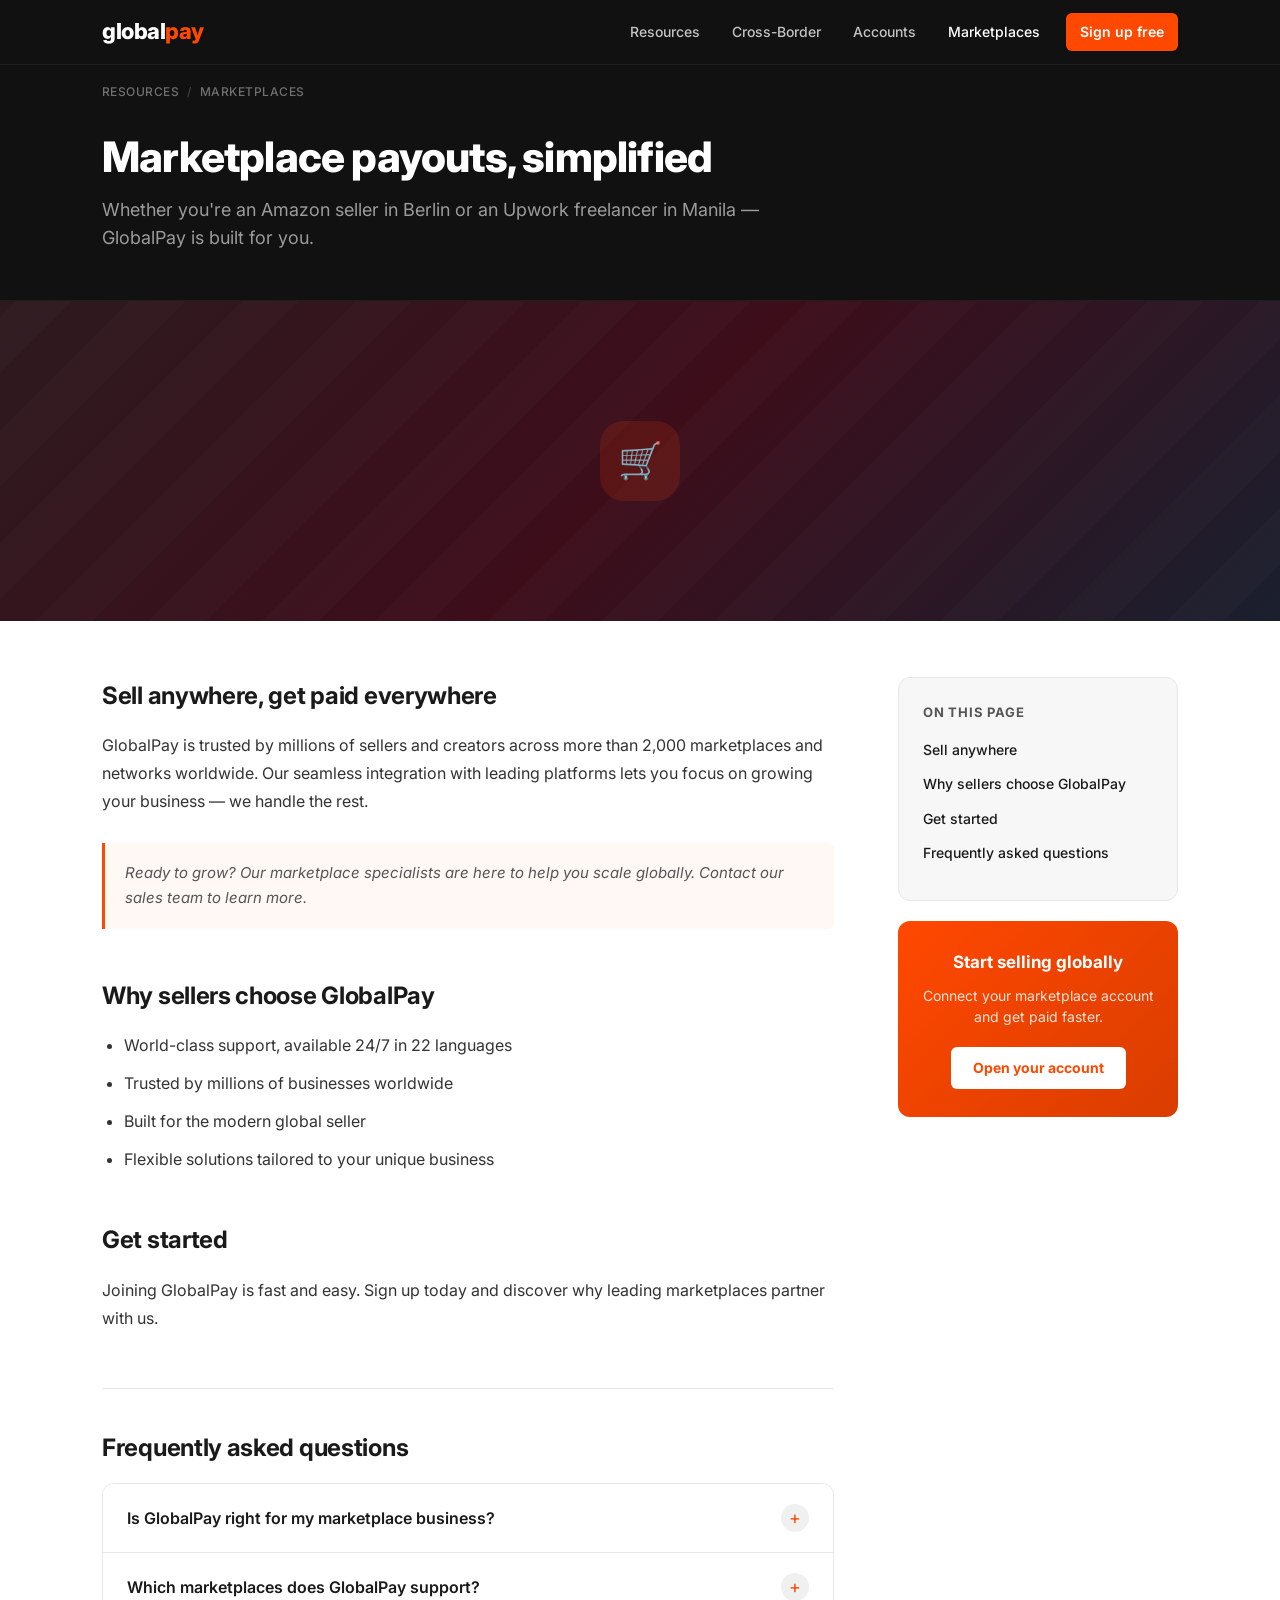
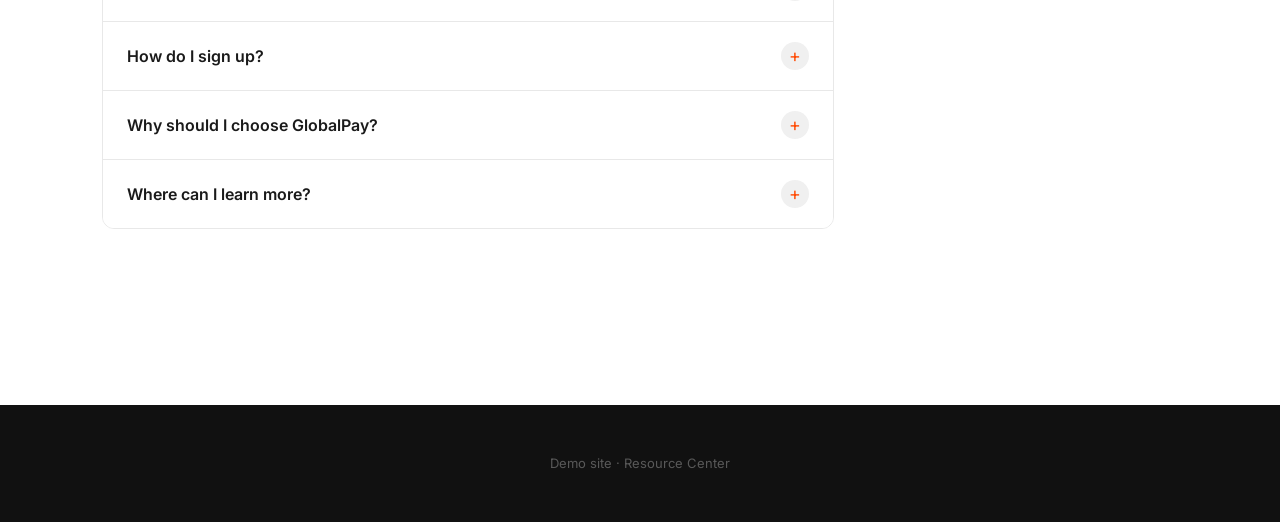
<file: marketplace-payouts.html>
<!DOCTYPE html>
<html lang="en">
<head>
  <meta charset="UTF-8">
  <meta name="viewport" content="width=device-width, initial-scale=1.0">
  <title>Marketplace Payouts | GlobalPay</title>
  <meta name="description" content="Get paid by the world's biggest marketplaces — Amazon, Walmart, Etsy, Upwork, Airbnb, and more.">
  <link rel="stylesheet" href="styles.css">
<script type="application/ld+json">
{
  "@context": "https://schema.org",
  "@type": "FAQPage",
  "mainEntity": [
    {
      "@type": "Question",
      "name": "Is GlobalPay right for my marketplace business?",
      "acceptedAnswer": {
        "@type": "Answer",
        "text": "Whether you're just starting out or scaling globally, GlobalPay offers solutions tailored to marketplace sellers of every size. Contact our team to discover how we can help your business thrive."
      }
    },
    {
      "@type": "Question",
      "name": "Which marketplaces does GlobalPay support?",
      "acceptedAnswer": {
        "@type": "Answer",
        "text": "GlobalPay partners with leading marketplaces around the world. Check our partners page for the latest list, or get in touch to learn more."
      }
    },
    {
      "@type": "Question",
      "name": "How do I sign up?",
      "acceptedAnswer": {
        "@type": "Answer",
        "text": "Getting started is easy! Visit our signup page to begin your journey with GlobalPay."
      }
    },
    {
      "@type": "Question",
      "name": "Why should I choose GlobalPay?",
      "acceptedAnswer": {
        "@type": "Answer",
        "text": "Because GlobalPay is the trusted partner for millions of sellers worldwide, offering best-in-class service and unmatched global reach."
      }
    },
    {
      "@type": "Question",
      "name": "Where can I learn more?",
      "acceptedAnswer": {
        "@type": "Answer",
        "text": "Talk to our team \u2014 we'd love to help."
      }
    }
  ]
}
</script>
</head>
<body>

  <header class="site-header">
    <div class="wrap">
      <a class="logo" href="index.html">global<span>pay</span></a>
      <nav>
        <a href="index.html">Resources</a>
        <a href="cross-border-payments.html">Cross-Border</a>
        <a href="multi-currency-accounts.html">Accounts</a>
        <a href="marketplace-payouts.html" class="active">Marketplaces</a>
        <a href="index.html" class="nav-cta">Sign up free</a>
      </nav>
    </div>
  </header>

  <div class="hero-article">
    <div class="inner">
      <div class="meta-bar">
        <a href="index.html">Resources</a>
        <span class="sep">/</span>
        <span>Marketplaces</span>
      </div>
      <div class="headline-block">
        <h1>Marketplace payouts, simplified</h1>
        <p class="lede">Whether you're an Amazon seller in Berlin or an Upwork freelancer in Manila — GlobalPay is built for you.</p>
      </div>
    </div>
  </div>
  <div class="hero-image-strip" style="background: linear-gradient(135deg, #2d1a1f 0%, #3d0d1a 50%, #1a1f2e 100%);">
    <div class="topic-icon">🛒</div>
  </div>

  <div class="article-layout">
    <article class="article-body">

      <h2>Sell anywhere, get paid everywhere</h2>
      <p>GlobalPay is trusted by millions of sellers and creators across more than 2,000 marketplaces and networks worldwide. Our seamless integration with leading platforms lets you focus on growing your business — we handle the rest.</p>

      <div class="callout">
        Ready to grow? Our marketplace specialists are here to help you scale globally. Contact our sales team to learn more.
      </div>

      <h2>Why sellers choose GlobalPay</h2>
      <ul>
        <li>World-class support, available 24/7 in 22 languages</li>
        <li>Trusted by millions of businesses worldwide</li>
        <li>Built for the modern global seller</li>
        <li>Flexible solutions tailored to your unique business</li>
      </ul>

      <h2>Get started</h2>
      <p>Joining GlobalPay is fast and easy. Sign up today and discover why leading marketplaces partner with us.</p>

      <section class="faq-section">
        <h2>Frequently asked questions</h2>
        <div data-block="faq-accordion" data-faq-schema="true">
          <div data-faq-item>
            <button class="faq-q">Is GlobalPay right for my marketplace business?</button>
            <div class="faq-a">Whether you're just starting out or scaling globally, GlobalPay offers solutions tailored to marketplace sellers of every size. Contact our team to discover how we can help your business thrive.</div>
          </div>
          <div data-faq-item>
            <button class="faq-q">Which marketplaces does GlobalPay support?</button>
            <div class="faq-a">GlobalPay partners with leading marketplaces around the world. Check our partners page for the latest list, or get in touch to learn more.</div>
          </div>
          <div data-faq-item>
            <button class="faq-q">How do I sign up?</button>
            <div class="faq-a">Getting started is easy! Visit our signup page to begin your journey with GlobalPay.</div>
          </div>
          <div data-faq-item>
            <button class="faq-q">Why should I choose GlobalPay?</button>
            <div class="faq-a">Because GlobalPay is the trusted partner for millions of sellers worldwide, offering best-in-class service and unmatched global reach.</div>
          </div>
          <div data-faq-item>
            <button class="faq-q">Where can I learn more?</button>
            <div class="faq-a">Talk to our team — we'd love to help.</div>
          </div>
        </div>
      </section>

    </article>

    <aside class="article-sidebar">
      <div class="sidebar-box">
        <h4>On this page</h4>
        <ul>
          <li><a href="#">Sell anywhere</a></li>
          <li><a href="#">Why sellers choose GlobalPay</a></li>
          <li><a href="#">Get started</a></li>
          <li><a href="#">Frequently asked questions</a></li>
        </ul>
      </div>
      <div class="sidebar-cta">
        <h4>Start selling globally</h4>
        <p>Connect your marketplace account and get paid faster.</p>
        <a href="#" class="btn-white">Open your account</a>
      </div>
    </aside>
  </div>

  <footer class="site-footer">
    Demo site · Resource Center
  </footer>

  <script src="faq.js"></script>
</body>
</html>
</file>
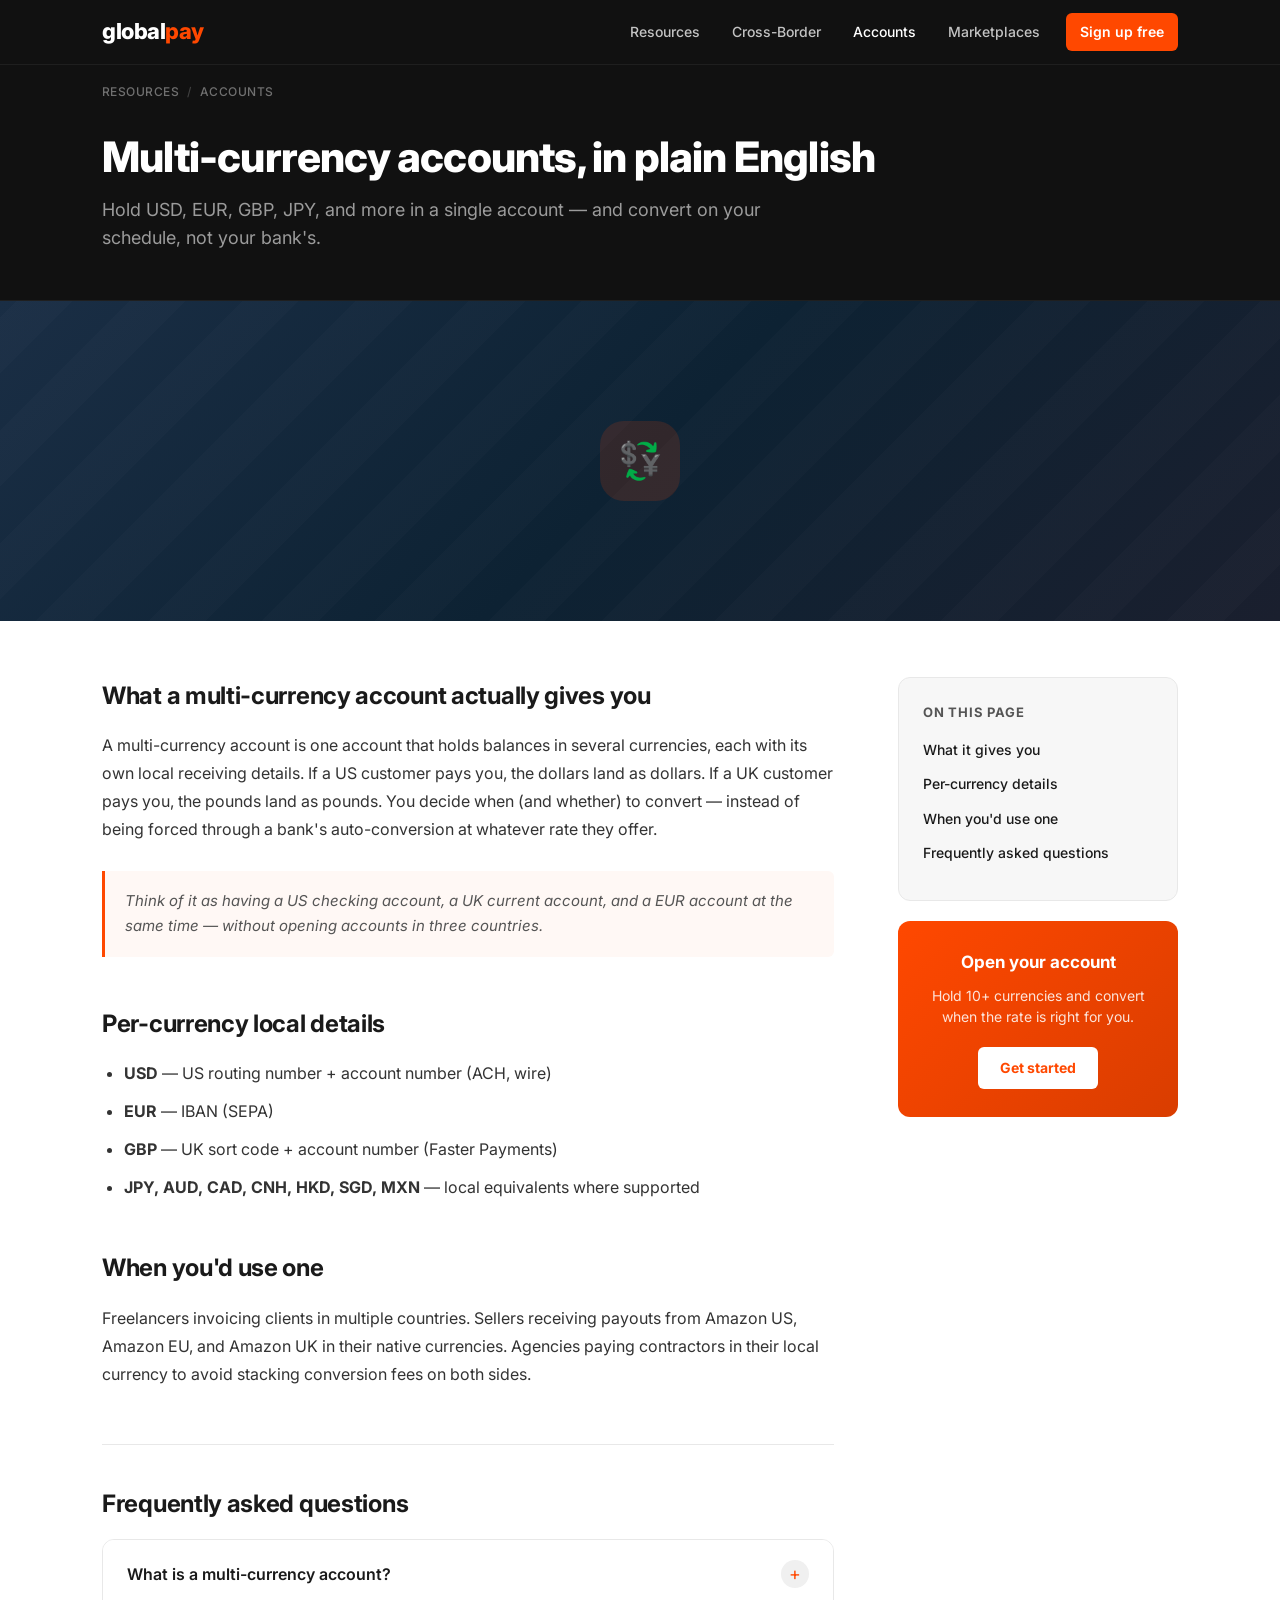
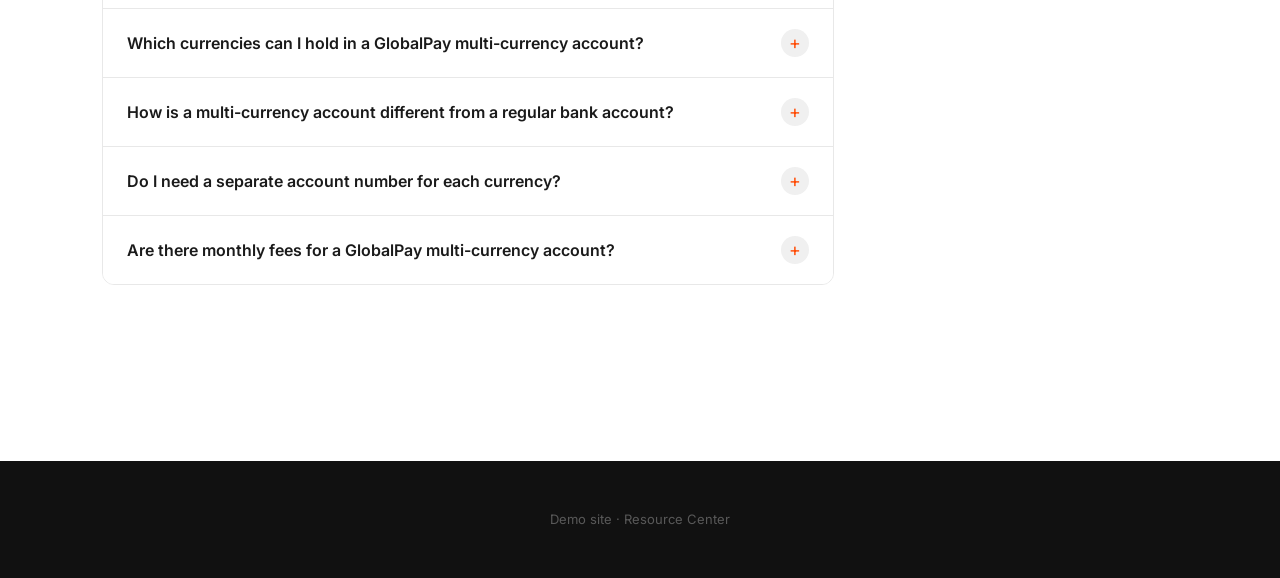
<file: multi-currency-accounts.html>
<!DOCTYPE html>
<html lang="en">
<head>
  <meta charset="UTF-8">
  <meta name="viewport" content="width=device-width, initial-scale=1.0">
  <title>Multi-Currency Accounts Explained | GlobalPay</title>
  <meta name="description" content="What a multi-currency account is, which currencies you can hold, and how it differs from a traditional bank account.">
  <link rel="stylesheet" href="styles.css">
  <script type="application/ld+json">
  {
    "@context": "https://schema.org",
    "@type": "FAQPage",
    "mainEntity": [
      {
        "@type": "Question",
        "name": "What is a multi-currency account?",
        "acceptedAnswer": {
          "@type": "Answer",
          "text": "A multi-currency account lets you hold, receive, and send money in more than one currency from a single account, without automatically converting incoming funds to your home currency. Each supported currency typically has its own local account details."
        }
      },
      {
        "@type": "Question",
        "name": "Which currencies can I hold in a GlobalPay multi-currency account?",
        "acceptedAnswer": {
          "@type": "Answer",
          "text": "GlobalPay customers can hold balances in USD, EUR, GBP, JPY, AUD, CAD, CNH, HKD, SGD, and MXN, with the specific set available depending on your country of registration and account type."
        }
      },
      {
        "@type": "Question",
        "name": "How is a multi-currency account different from a regular bank account?",
        "acceptedAnswer": {
          "@type": "Answer",
          "text": "A regular bank account is denominated in a single currency, so incoming foreign payments are converted at the bank's rate before they land. A multi-currency account holds each currency separately, so you can receive a USD payment as USD, an EUR payment as EUR, and convert only when you choose."
        }
      },
      {
        "@type": "Question",
        "name": "Do I need a separate account number for each currency?",
        "acceptedAnswer": {
          "@type": "Answer",
          "text": "Yes. Each currency comes with its own local receiving details — a US routing and account number for USD, an IBAN for EUR, a UK sort code and account number for GBP, and so on."
        }
      },
      {
        "@type": "Question",
        "name": "Are there monthly fees for a GlobalPay multi-currency account?",
        "acceptedAnswer": {
          "@type": "Answer",
          "text": "There is no monthly maintenance fee. Fees apply per transaction — for example currency conversion or withdrawal to a local bank — and are listed in your account's pricing page."
        }
      }
    ]
  }
  </script>
</head>
<body>

  <header class="site-header">
    <div class="wrap">
      <a class="logo" href="index.html">global<span>pay</span></a>
      <nav>
        <a href="index.html">Resources</a>
        <a href="cross-border-payments.html">Cross-Border</a>
        <a href="multi-currency-accounts.html" class="active">Accounts</a>
        <a href="marketplace-payouts.html">Marketplaces</a>
        <a href="index.html" class="nav-cta">Sign up free</a>
      </nav>
    </div>
  </header>

  <div class="hero-article">
    <div class="inner">
      <div class="meta-bar">
        <a href="index.html">Resources</a>
        <span class="sep">/</span>
        <span>Accounts</span>
      </div>
      <div class="headline-block">
        <h1>Multi-currency accounts, in plain English</h1>
        <p class="lede">Hold USD, EUR, GBP, JPY, and more in a single account — and convert on your schedule, not your bank's.</p>
      </div>
    </div>
  </div>
  <div class="hero-image-strip" style="background: linear-gradient(135deg, #1a2e45 0%, #0d2233 50%, #1a1f2e 100%);">
    <div class="topic-icon">💱</div>
  </div>

  <div class="article-layout">
    <article class="article-body">

      <h2>What a multi-currency account actually gives you</h2>
      <p>A multi-currency account is one account that holds balances in several currencies, each with its own local receiving details. If a US customer pays you, the dollars land as dollars. If a UK customer pays you, the pounds land as pounds. You decide when (and whether) to convert — instead of being forced through a bank's auto-conversion at whatever rate they offer.</p>

      <div class="callout">
        Think of it as having a US checking account, a UK current account, and a EUR account at the same time — without opening accounts in three countries.
      </div>

      <h2>Per-currency local details</h2>
      <ul>
        <li><strong>USD</strong> — US routing number + account number (ACH, wire)</li>
        <li><strong>EUR</strong> — IBAN (SEPA)</li>
        <li><strong>GBP</strong> — UK sort code + account number (Faster Payments)</li>
        <li><strong>JPY, AUD, CAD, CNH, HKD, SGD, MXN</strong> — local equivalents where supported</li>
      </ul>

      <h2>When you'd use one</h2>
      <p>Freelancers invoicing clients in multiple countries. Sellers receiving payouts from Amazon US, Amazon EU, and Amazon UK in their native currencies. Agencies paying contractors in their local currency to avoid stacking conversion fees on both sides.</p>

      <section class="faq-section">
        <h2>Frequently asked questions</h2>
        <div data-block="faq-accordion" data-faq-schema="true">
          <div data-faq-item>
            <button class="faq-q">What is a multi-currency account?</button>
            <div class="faq-a">A multi-currency account lets you hold, receive, and send money in more than one currency from a single account, without automatically converting incoming funds to your home currency. Each supported currency typically has its own local account details that customers and payers can use.</div>
          </div>
          <div data-faq-item>
            <button class="faq-q">Which currencies can I hold in a GlobalPay multi-currency account?</button>
            <div class="faq-a">GlobalPay customers can hold balances in USD, EUR, GBP, JPY, AUD, CAD, CNH, HKD, SGD, and MXN, with the specific set of available currencies depending on your country of registration and account type.</div>
          </div>
          <div data-faq-item>
            <button class="faq-q">How is a multi-currency account different from a regular bank account?</button>
            <div class="faq-a">A regular bank account is denominated in a single currency, so incoming foreign payments are converted at the bank's rate before they land. A multi-currency account holds each currency separately, so you can receive a USD payment as USD, an EUR payment as EUR, and convert only when you choose.</div>
          </div>
          <div data-faq-item>
            <button class="faq-q">Do I need a separate account number for each currency?</button>
            <div class="faq-a">Yes. Each currency in your multi-currency account comes with its own local receiving details — a US routing and account number for USD, an IBAN for EUR, a UK sort code and account number for GBP, and so on. Payers use those details just like they would a domestic account in that country.</div>
          </div>
          <div data-faq-item>
            <button class="faq-q">Are there monthly fees for a GlobalPay multi-currency account?</button>
            <div class="faq-a">There is no monthly maintenance fee for a GlobalPay multi-currency account. Fees apply per transaction — for example currency conversion, withdrawal to a local bank, or sending to another GlobalPay customer — and are listed in your account's pricing page.</div>
          </div>
        </div>
      </section>

    </article>

    <aside class="article-sidebar">
      <div class="sidebar-box">
        <h4>On this page</h4>
        <ul>
          <li><a href="#">What it gives you</a></li>
          <li><a href="#">Per-currency details</a></li>
          <li><a href="#">When you'd use one</a></li>
          <li><a href="#">Frequently asked questions</a></li>
        </ul>
      </div>
      <div class="sidebar-cta">
        <h4>Open your account</h4>
        <p>Hold 10+ currencies and convert when the rate is right for you.</p>
        <a href="#" class="btn-white">Get started</a>
      </div>
    </aside>
  </div>

  <footer class="site-footer">
    Demo site · Resource Center
  </footer>

  <script src="faq.js"></script>
</body>
</html>
</file>
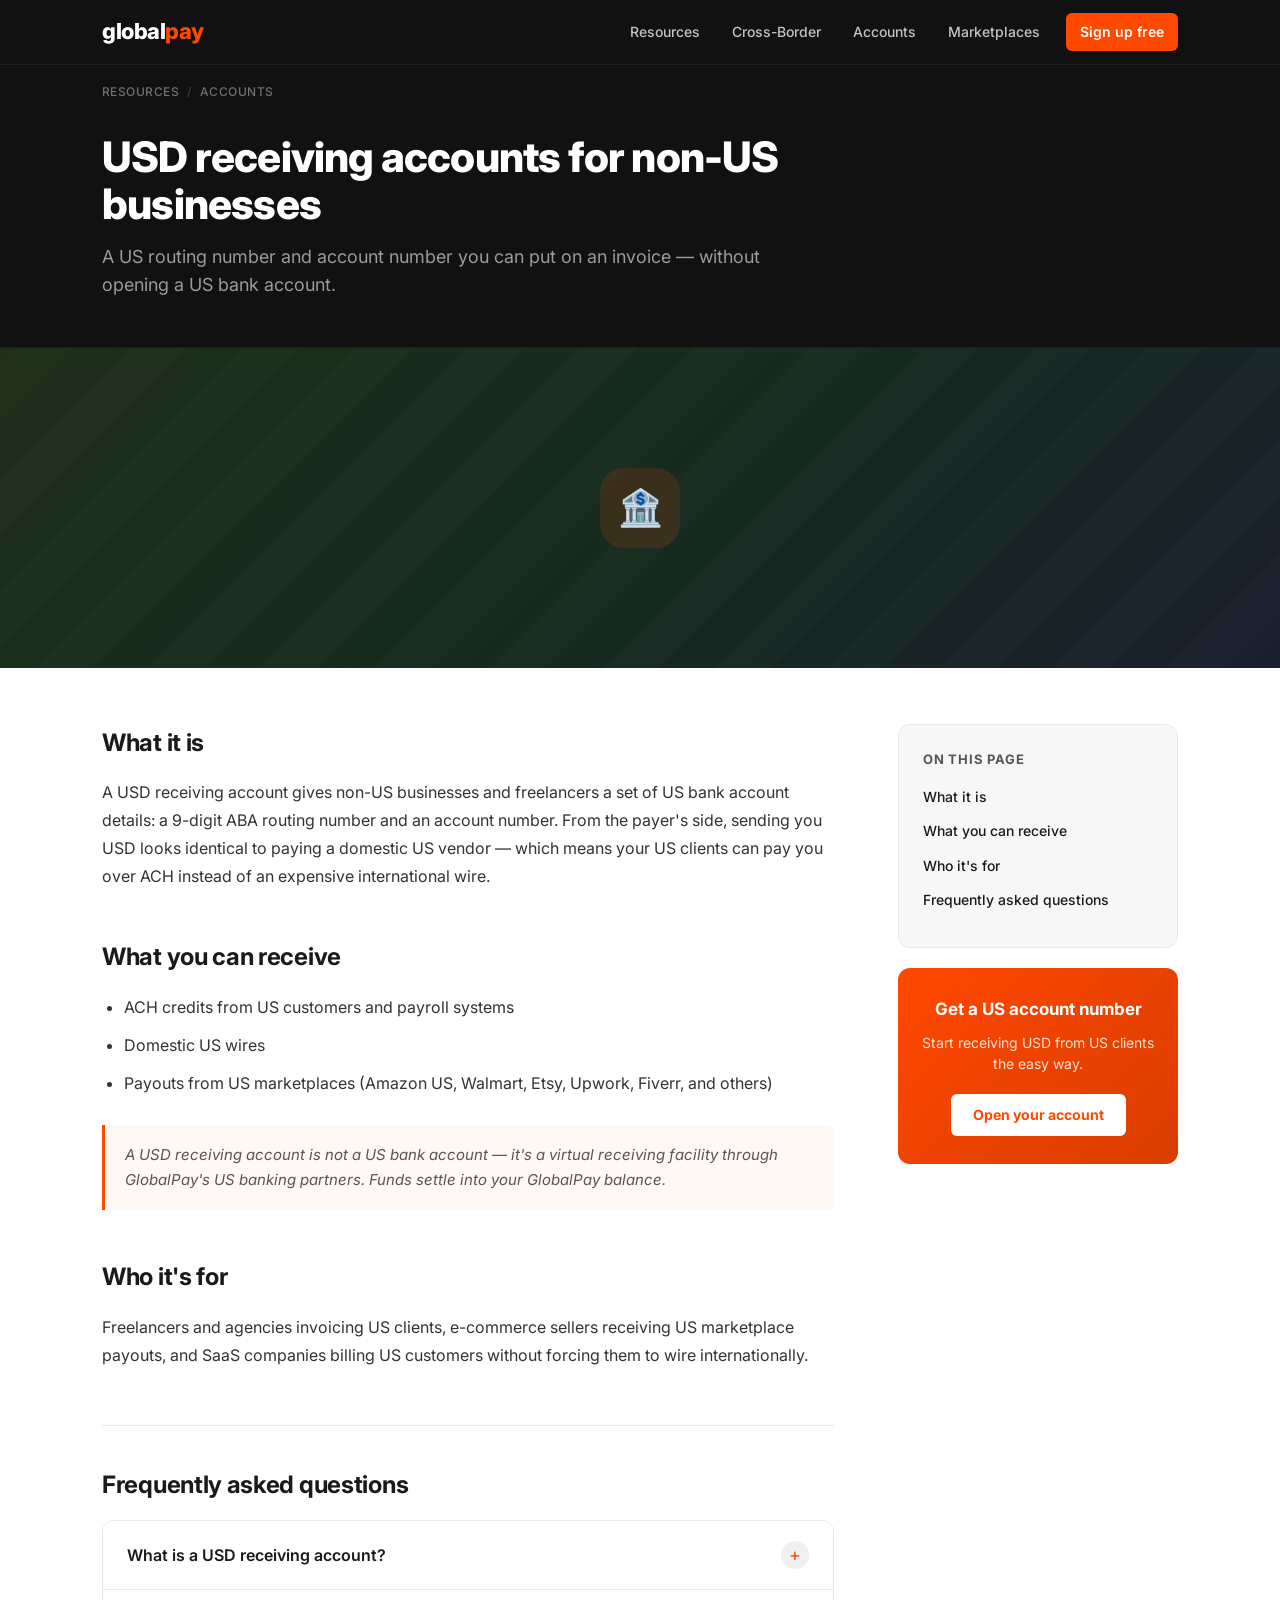
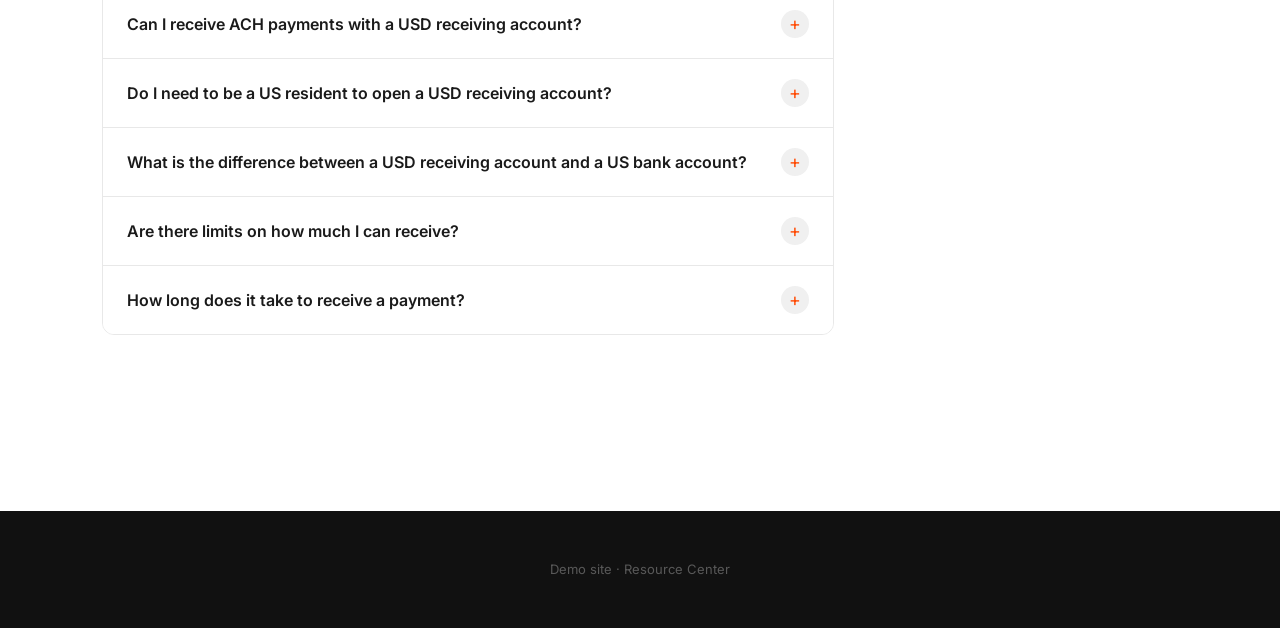
<file: usd-receiving-account.html>
<!DOCTYPE html>
<html lang="en">
<head>
  <meta charset="UTF-8">
  <meta name="viewport" content="width=device-width, initial-scale=1.0">
  <title>USD Receiving Account: A Guide for Non-US Businesses | GlobalPay</title>
  <meta name="description" content="What a USD receiving account is, how it works for non-US residents, and how to use it to accept ACH and wires.">
  <link rel="stylesheet" href="styles.css">
<script type="application/ld+json">
{
  "@context": "https://schema.org",
  "@type": "FAQPage",
  "mainEntity": [
    {
      "@type": "Question",
      "name": "What is a USD receiving account?",
      "acceptedAnswer": {
        "@type": "Answer",
        "text": "A USD receiving account is a set of US bank account details \u2014 a 9-digit ABA routing number and an account number \u2014 that lets non-US businesses receive USD payments as if they were a domestic US payee. Funds settle into your GlobalPay USD balance."
      }
    },
    {
      "@type": "Question",
      "name": "Can I receive ACH payments with a USD receiving account?",
      "acceptedAnswer": {
        "@type": "Answer",
        "text": "Yes. The routing and account number you receive can be used to accept ACH credits from US payers, including business clients, payroll systems, and US marketplaces. ACH transfers typically settle within 1 to 3 business days."
      }
    },
    {
      "@type": "Question",
      "name": "Do I need to be a US resident to open a USD receiving account?",
      "acceptedAnswer": {
        "@type": "Answer",
        "text": "No. The USD receiving account is designed specifically for non-US businesses and individuals. You do not need US residency, a US address, or an ITIN/SSN to receive USD into the account."
      }
    },
    {
      "@type": "Question",
      "name": "What is the difference between a USD receiving account and a US bank account?",
      "acceptedAnswer": {
        "@type": "Answer",
        "text": "A USD receiving account is a virtual receiving facility provided through GlobalPay's US banking partners, not a deposit account in your name. It lets you receive USD as a non-US business, but you cannot write checks, hold funds under your own FDIC coverage, or use it as a US bank account in the legal sense."
      }
    },
    {
      "@type": "Question",
      "name": "Are there limits on how much I can receive?",
      "acceptedAnswer": {
        "@type": "Answer",
        "text": "Standard accounts have per-transaction and monthly receiving limits that vary by account type and verification level. Limits are visible inside your GlobalPay dashboard and can be raised after additional verification."
      }
    },
    {
      "@type": "Question",
      "name": "How long does it take to receive a payment?",
      "acceptedAnswer": {
        "@type": "Answer",
        "text": "ACH credits typically arrive in 1 to 3 business days. Domestic US wires usually arrive the same business day if sent before the cut-off time. Marketplace payouts follow the marketplace's own payout schedule."
      }
    }
  ]
}
</script>
</head>
<body>

  <header class="site-header">
    <div class="wrap">
      <a class="logo" href="index.html">global<span>pay</span></a>
      <nav>
        <a href="index.html">Resources</a>
        <a href="cross-border-payments.html">Cross-Border</a>
        <a href="multi-currency-accounts.html">Accounts</a>
        <a href="marketplace-payouts.html">Marketplaces</a>
        <a href="index.html" class="nav-cta">Sign up free</a>
      </nav>
    </div>
  </header>

  <div class="hero-article">
    <div class="inner">
      <div class="meta-bar">
        <a href="index.html">Resources</a>
        <span class="sep">/</span>
        <span>Accounts</span>
      </div>
      <div class="headline-block">
        <h1>USD receiving accounts for non-US businesses</h1>
        <p class="lede">A US routing number and account number you can put on an invoice — without opening a US bank account.</p>
      </div>
    </div>
  </div>
  <div class="hero-image-strip" style="background: linear-gradient(135deg, #1f2d1a 0%, #162b1e 50%, #1a1f2e 100%);">
    <div class="topic-icon">🏦</div>
  </div>

  <div class="article-layout">
    <article class="article-body">

      <h2>What it is</h2>
      <p>A USD receiving account gives non-US businesses and freelancers a set of US bank account details: a 9-digit ABA routing number and an account number. From the payer's side, sending you USD looks identical to paying a domestic US vendor — which means your US clients can pay you over ACH instead of an expensive international wire.</p>

      <h2>What you can receive</h2>
      <ul>
        <li>ACH credits from US customers and payroll systems</li>
        <li>Domestic US wires</li>
        <li>Payouts from US marketplaces (Amazon US, Walmart, Etsy, Upwork, Fiverr, and others)</li>
      </ul>

      <div class="callout">
        A USD receiving account is not a US bank account — it's a virtual receiving facility through GlobalPay's US banking partners. Funds settle into your GlobalPay balance.
      </div>

      <h2>Who it's for</h2>
      <p>Freelancers and agencies invoicing US clients, e-commerce sellers receiving US marketplace payouts, and SaaS companies billing US customers without forcing them to wire internationally.</p>

      <section class="faq-section">
        <h2>Frequently asked questions</h2>
        <div data-block="faq-accordion" data-faq-schema="true">
          <div data-faq-item>
            <button class="faq-q">What is a USD receiving account?</button>
            <div class="faq-a">A USD receiving account is a set of US bank account details — a 9-digit ABA routing number and an account number — that lets non-US businesses receive USD payments as if they were a domestic US payee. Funds settle into your GlobalPay USD balance.</div>
          </div>
          <div data-faq-item>
            <button class="faq-q">Can I receive ACH payments with a USD receiving account?</button>
            <div class="faq-a">Yes. The routing and account number you receive can be used to accept ACH credits from US payers, including business clients, payroll systems, and US marketplaces. ACH transfers typically settle within 1 to 3 business days.</div>
          </div>
          <div data-faq-item>
            <button class="faq-q">Do I need to be a US resident to open a USD receiving account?</button>
            <div class="faq-a">No. The USD receiving account is designed specifically for non-US businesses and individuals. You do not need US residency, a US address, or an ITIN/SSN to receive USD into the account.</div>
          </div>
          <div data-faq-item>
            <button class="faq-q">What is the difference between a USD receiving account and a US bank account?</button>
            <div class="faq-a">A USD receiving account is a virtual receiving facility provided through GlobalPay's US banking partners, not a deposit account in your name. It lets you receive USD as a non-US business, but you cannot write checks, hold funds under your own FDIC coverage, or use it as a US bank account in the legal sense.</div>
          </div>
          <div data-faq-item>
            <button class="faq-q">Are there limits on how much I can receive?</button>
            <div class="faq-a">Standard accounts have per-transaction and monthly receiving limits that vary by account type and verification level. Limits are visible inside your GlobalPay dashboard and can be raised after additional verification.</div>
          </div>
          <div data-faq-item>
            <button class="faq-q">How long does it take to receive a payment?</button>
            <div class="faq-a">ACH credits typically arrive in 1 to 3 business days. Domestic US wires usually arrive the same business day if sent before the cut-off time. Marketplace payouts follow the marketplace's own payout schedule.</div>
          </div>
        </div>
      </section>

    </article>

    <aside class="article-sidebar">
      <div class="sidebar-box">
        <h4>On this page</h4>
        <ul>
          <li><a href="#">What it is</a></li>
          <li><a href="#">What you can receive</a></li>
          <li><a href="#">Who it's for</a></li>
          <li><a href="#">Frequently asked questions</a></li>
        </ul>
      </div>
      <div class="sidebar-cta">
        <h4>Get a US account number</h4>
        <p>Start receiving USD from US clients the easy way.</p>
        <a href="#" class="btn-white">Open your account</a>
      </div>
    </aside>
  </div>

  <footer class="site-footer">
    Demo site · Resource Center
  </footer>

  <script src="faq.js"></script>
</body>
</html>
</file>
<file: styles.css>
@import url('https://fonts.googleapis.com/css2?family=Inter:wght@400;500;600;700;800&display=swap');

:root {
  --orange: #ff4800;
  --orange-dark: #d93d00;
  --nav-bg: #111111;
  --ink: #1a1a1a;
  --ink-muted: #555;
  --line: #e8e8e8;
  --bg: #ffffff;
  --bg-soft: #f7f7f7;
  --radius-sm: 6px;
  --radius: 12px;
  --max: 1140px;
  --content: 760px;
}

*, *::before, *::after { box-sizing: border-box; }

body {
  margin: 0;
  font-family: 'Inter', -apple-system, BlinkMacSystemFont, 'Segoe UI', sans-serif;
  color: var(--ink);
  background: var(--bg);
  line-height: 1.6;
  font-size: 16px;
  -webkit-font-smoothing: antialiased;
}

a { color: var(--orange); text-decoration: none; }
a:hover { text-decoration: underline; }

/* ─── NAV ─── */
.site-header {
  background: var(--nav-bg);
  position: sticky;
  top: 0;
  z-index: 100;
  box-shadow: 0 1px 0 rgba(255,255,255,0.06);
}

.site-header .wrap {
  max-width: var(--max);
  margin: 0 auto;
  padding: 0 32px;
  height: 64px;
  display: flex;
  align-items: center;
  justify-content: space-between;
}

.logo {
  font-weight: 800;
  font-size: 22px;
  letter-spacing: -0.5px;
  color: #fff;
  text-decoration: none;
}

.logo span { color: var(--orange); }

.site-header nav { display: flex; align-items: center; gap: 4px; }

.site-header nav a {
  color: rgba(255,255,255,0.75);
  font-size: 14px;
  font-weight: 500;
  padding: 8px 14px;
  border-radius: var(--radius-sm);
  transition: background 0.15s, color 0.15s;
  text-decoration: none;
}

.site-header nav a:hover {
  background: rgba(255,255,255,0.08);
  color: #fff;
}

.site-header nav a.active {
  color: #fff;
}

.nav-cta {
  background: var(--orange) !important;
  color: #fff !important;
  margin-left: 8px;
  font-weight: 600 !important;
}

.nav-cta:hover {
  background: var(--orange-dark) !important;
}

/* ─── HERO — HUB PAGE ─── */
.hero-hub {
  background: linear-gradient(135deg, #111 0%, #1e1e2e 100%);
  padding: 72px 32px 64px;
  position: relative;
  overflow: hidden;
}

.hero-hub::after {
  content: '';
  position: absolute;
  right: -80px;
  top: -80px;
  width: 520px;
  height: 520px;
  background: radial-gradient(circle, rgba(255,72,0,0.18) 0%, transparent 70%);
  pointer-events: none;
}

.hero-hub .inner {
  max-width: var(--max);
  margin: 0 auto;
  position: relative;
  z-index: 1;
}

.hero-hub .crumb {
  font-size: 13px;
  font-weight: 500;
  color: rgba(255,255,255,0.45);
  margin-bottom: 20px;
  letter-spacing: 0.03em;
  text-transform: uppercase;
}

.hero-hub h1 {
  font-size: 48px;
  font-weight: 800;
  line-height: 1.1;
  letter-spacing: -1px;
  color: #fff;
  margin: 0 0 20px;
  max-width: 740px;
}

.hero-hub p.lede {
  font-size: 18px;
  color: rgba(255,255,255,0.6);
  max-width: 620px;
  margin: 0;
  line-height: 1.55;
}

/* ─── HERO — ARTICLE PAGES ─── */
.hero-article {
  background: var(--nav-bg);
  border-bottom: 1px solid rgba(255,255,255,0.06);
}

.hero-article .inner {
  max-width: var(--max);
  margin: 0 auto;
  padding: 0 32px;
}

.hero-article .meta-bar {
  display: flex;
  align-items: center;
  gap: 8px;
  padding: 18px 0 0;
  font-size: 12px;
  font-weight: 500;
  color: rgba(255,255,255,0.4);
  text-transform: uppercase;
  letter-spacing: 0.04em;
}

.hero-article .meta-bar a {
  color: rgba(255,255,255,0.4);
  text-decoration: none;
}

.hero-article .meta-bar a:hover { color: rgba(255,255,255,0.7); }

.hero-article .meta-bar .sep { color: rgba(255,255,255,0.2); }

.hero-article .headline-block {
  padding: 32px 0 48px;
  max-width: 860px;
}

.hero-article h1 {
  font-size: 42px;
  font-weight: 800;
  letter-spacing: -0.8px;
  line-height: 1.12;
  color: #fff;
  margin: 0 0 16px;
}

.hero-article p.lede {
  font-size: 18px;
  color: rgba(255,255,255,0.58);
  margin: 0;
  line-height: 1.55;
  max-width: 680px;
}

/* Hero image strip */
.hero-image-strip {
  height: 320px;
  background: linear-gradient(135deg, #1e2a45 0%, #2d1f3d 50%, #1a1f2e 100%);
  position: relative;
  overflow: hidden;
}

.hero-image-strip::before {
  content: '';
  position: absolute;
  inset: 0;
  background:
    repeating-linear-gradient(
      -45deg,
      transparent,
      transparent 40px,
      rgba(255,255,255,0.015) 40px,
      rgba(255,255,255,0.015) 80px
    );
}

.hero-image-strip .topic-icon {
  position: absolute;
  left: 50%;
  top: 50%;
  transform: translate(-50%, -50%);
  width: 80px;
  height: 80px;
  background: rgba(255,72,0,0.15);
  border-radius: 24px;
  display: flex;
  align-items: center;
  justify-content: center;
  font-size: 36px;
}

/* ─── TOPIC GRID ─── */
.topics-section {
  max-width: var(--max);
  margin: 0 auto;
  padding: 64px 32px 80px;
}

.section-label {
  font-size: 11px;
  font-weight: 700;
  letter-spacing: 0.1em;
  text-transform: uppercase;
  color: var(--orange);
  margin-bottom: 16px;
}

.topics-section h2 {
  font-size: 30px;
  font-weight: 800;
  letter-spacing: -0.5px;
  margin: 0 0 32px;
}

.topic-grid {
  display: grid;
  grid-template-columns: repeat(3, 1fr);
  gap: 20px;
}

.topic-card {
  background: var(--bg);
  border: 1px solid var(--line);
  border-radius: var(--radius);
  overflow: hidden;
  transition: transform 0.18s, box-shadow 0.18s;
  text-decoration: none;
  display: block;
  color: inherit;
}

.topic-card:hover {
  transform: translateY(-4px);
  box-shadow: 0 12px 32px rgba(0,0,0,0.1);
  text-decoration: none;
}

.card-thumb {
  height: 140px;
  background: linear-gradient(135deg, #1e2a45 0%, #2d1f3d 100%);
  display: flex;
  align-items: center;
  justify-content: center;
  font-size: 40px;
  position: relative;
  overflow: hidden;
}

.card-thumb::after {
  content: '';
  position: absolute;
  inset: 0;
  background: repeating-linear-gradient(
    -45deg,
    transparent, transparent 20px,
    rgba(255,255,255,0.02) 20px, rgba(255,255,255,0.02) 40px
  );
}

.card-body {
  padding: 20px 20px 24px;
}

.card-tag {
  font-size: 11px;
  font-weight: 700;
  letter-spacing: 0.08em;
  text-transform: uppercase;
  color: var(--orange);
  margin-bottom: 8px;
}

.card-body h3 {
  font-size: 17px;
  font-weight: 700;
  margin: 0 0 8px;
  line-height: 1.35;
  color: var(--ink);
}

.card-body p {
  margin: 0;
  font-size: 14px;
  color: var(--ink-muted);
  line-height: 1.5;
}

.card-arrow {
  display: flex;
  align-items: center;
  gap: 6px;
  margin-top: 16px;
  font-size: 13px;
  font-weight: 600;
  color: var(--orange);
}

/* ─── ARTICLE BODY ─── */
.article-layout {
  max-width: var(--max);
  margin: 0 auto;
  padding: 56px 32px 96px;
  display: grid;
  grid-template-columns: 1fr 280px;
  gap: 64px;
  align-items: start;
}

.article-body h2 {
  font-size: 24px;
  font-weight: 700;
  letter-spacing: -0.3px;
  margin: 48px 0 16px;
}

.article-body h2:first-child { margin-top: 0; }

.article-body p {
  font-size: 16px;
  line-height: 1.75;
  color: #333;
  margin: 0 0 20px;
}

.article-body ul {
  padding-left: 22px;
  margin: 0 0 20px;
}

.article-body li {
  font-size: 16px;
  line-height: 1.75;
  color: #333;
  margin-bottom: 10px;
}

.callout {
  background: #fff8f5;
  border-left: 3px solid var(--orange);
  border-radius: 0 var(--radius-sm) var(--radius-sm) 0;
  padding: 18px 20px;
  margin: 28px 0;
  font-size: 15px;
  font-style: italic;
  color: #555;
  line-height: 1.65;
}

/* ─── SIDEBAR ─── */
.article-sidebar {
  position: sticky;
  top: 88px;
}

.sidebar-box {
  background: var(--bg-soft);
  border: 1px solid var(--line);
  border-radius: var(--radius);
  padding: 24px;
  margin-bottom: 20px;
}

.sidebar-box h4 {
  font-size: 13px;
  font-weight: 700;
  letter-spacing: 0.06em;
  text-transform: uppercase;
  color: var(--ink-muted);
  margin: 0 0 16px;
}

.sidebar-box ul {
  list-style: none;
  padding: 0;
  margin: 0;
}

.sidebar-box ul li {
  margin-bottom: 12px;
  font-size: 14px;
}

.sidebar-box ul li a {
  color: var(--ink);
  font-weight: 500;
  text-decoration: none;
  line-height: 1.45;
}

.sidebar-box ul li a:hover { color: var(--orange); }

.sidebar-cta {
  background: linear-gradient(135deg, var(--orange) 0%, var(--orange-dark) 100%);
  border-radius: var(--radius);
  padding: 28px 24px;
  color: #fff;
  text-align: center;
}

.sidebar-cta h4 {
  font-size: 17px;
  font-weight: 700;
  margin: 0 0 8px;
}

.sidebar-cta p {
  font-size: 14px;
  margin: 0 0 20px;
  opacity: 0.85;
  line-height: 1.5;
}

.btn-white {
  display: inline-block;
  background: #fff;
  color: var(--orange);
  font-size: 14px;
  font-weight: 700;
  padding: 10px 22px;
  border-radius: 6px;
  text-decoration: none;
  transition: opacity 0.15s;
}

.btn-white:hover { opacity: 0.88; text-decoration: none; }

/* ─── FAQ ─── */
.faq-section {
  margin-top: 56px;
  padding-top: 40px;
  border-top: 1px solid var(--line);
}

.faq-section > h2 {
  margin-top: 0 !important;
}

.faq-meta {
  display: flex;
  align-items: center;
  gap: 10px;
  margin-bottom: 20px;
  font-size: 13px;
  color: var(--ink-muted);
}

[data-block="faq-accordion"] {
  border-radius: var(--radius);
  overflow: hidden;
  border: 1px solid var(--line);
}

[data-faq-item] {
  border-bottom: 1px solid var(--line);
}

[data-faq-item]:last-child { border-bottom: none; }

[data-faq-item] > button.faq-q {
  width: 100%;
  text-align: left;
  background: #fff;
  border: none;
  padding: 20px 24px;
  font-size: 16px;
  font-weight: 600;
  color: var(--ink);
  cursor: pointer;
  display: flex;
  justify-content: space-between;
  align-items: center;
  gap: 16px;
  font-family: inherit;
  line-height: 1.4;
  transition: background 0.12s;
}

[data-faq-item] > button.faq-q:hover { background: var(--bg-soft); }

[data-faq-item] > button.faq-q .faq-icon {
  flex-shrink: 0;
  width: 28px;
  height: 28px;
  border-radius: 50%;
  background: #f0f0f0;
  display: flex;
  align-items: center;
  justify-content: center;
  font-size: 18px;
  font-weight: 400;
  color: var(--orange);
  transition: background 0.15s, color 0.15s;
  line-height: 1;
}

[data-faq-item].is-open > button.faq-q { background: var(--bg-soft); }
[data-faq-item].is-open > button.faq-q .faq-icon {
  background: var(--orange);
  color: #fff;
}

[data-faq-item] > .faq-a {
  padding: 0 24px;
  max-height: 0;
  overflow: hidden;
  transition: max-height 0.25s ease, padding 0.25s ease;
  font-size: 15px;
  line-height: 1.7;
  color: #555;
}

[data-faq-item].is-open > .faq-a {
  padding: 4px 24px 24px;
  max-height: 600px;
}

/* ─── SCHEMA BADGE ─── */
.schema-badge {
  display: inline-flex;
  align-items: center;
  gap: 5px;
  font-size: 11px;
  font-family: ui-monospace, SFMono-Regular, Menlo, monospace;
  padding: 4px 10px;
  border-radius: 20px;
  font-weight: 600;
  background: #f0f0f0;
  color: #777;
}

.schema-badge.on {
  background: #e6f4ee;
  color: #1a7a45;
}

.schema-badge::before {
  content: '●';
  font-size: 8px;
}

.schema-badge.on::before { color: #1a7a45; }

/* ─── FOOTER ─── */
.site-footer {
  background: var(--nav-bg);
  padding: 48px 32px;
  text-align: center;
  font-size: 13px;
  color: rgba(255,255,255,0.3);
  margin-top: 80px;
}

.site-footer a { color: rgba(255,255,255,0.4); }

/* ─── RESPONSIVE ─── */
@media (max-width: 900px) {
  .topic-grid { grid-template-columns: 1fr 1fr; }
  .article-layout { grid-template-columns: 1fr; }
  .article-sidebar { display: none; }
  .hero-hub h1 { font-size: 34px; }
  .hero-article h1 { font-size: 30px; }
}

@media (max-width: 600px) {
  .topic-grid { grid-template-columns: 1fr; }
  .hero-hub h1 { font-size: 26px; }
  .site-header .wrap { padding: 0 16px; }
  .hero-hub { padding: 48px 16px 40px; }
}
</file>
